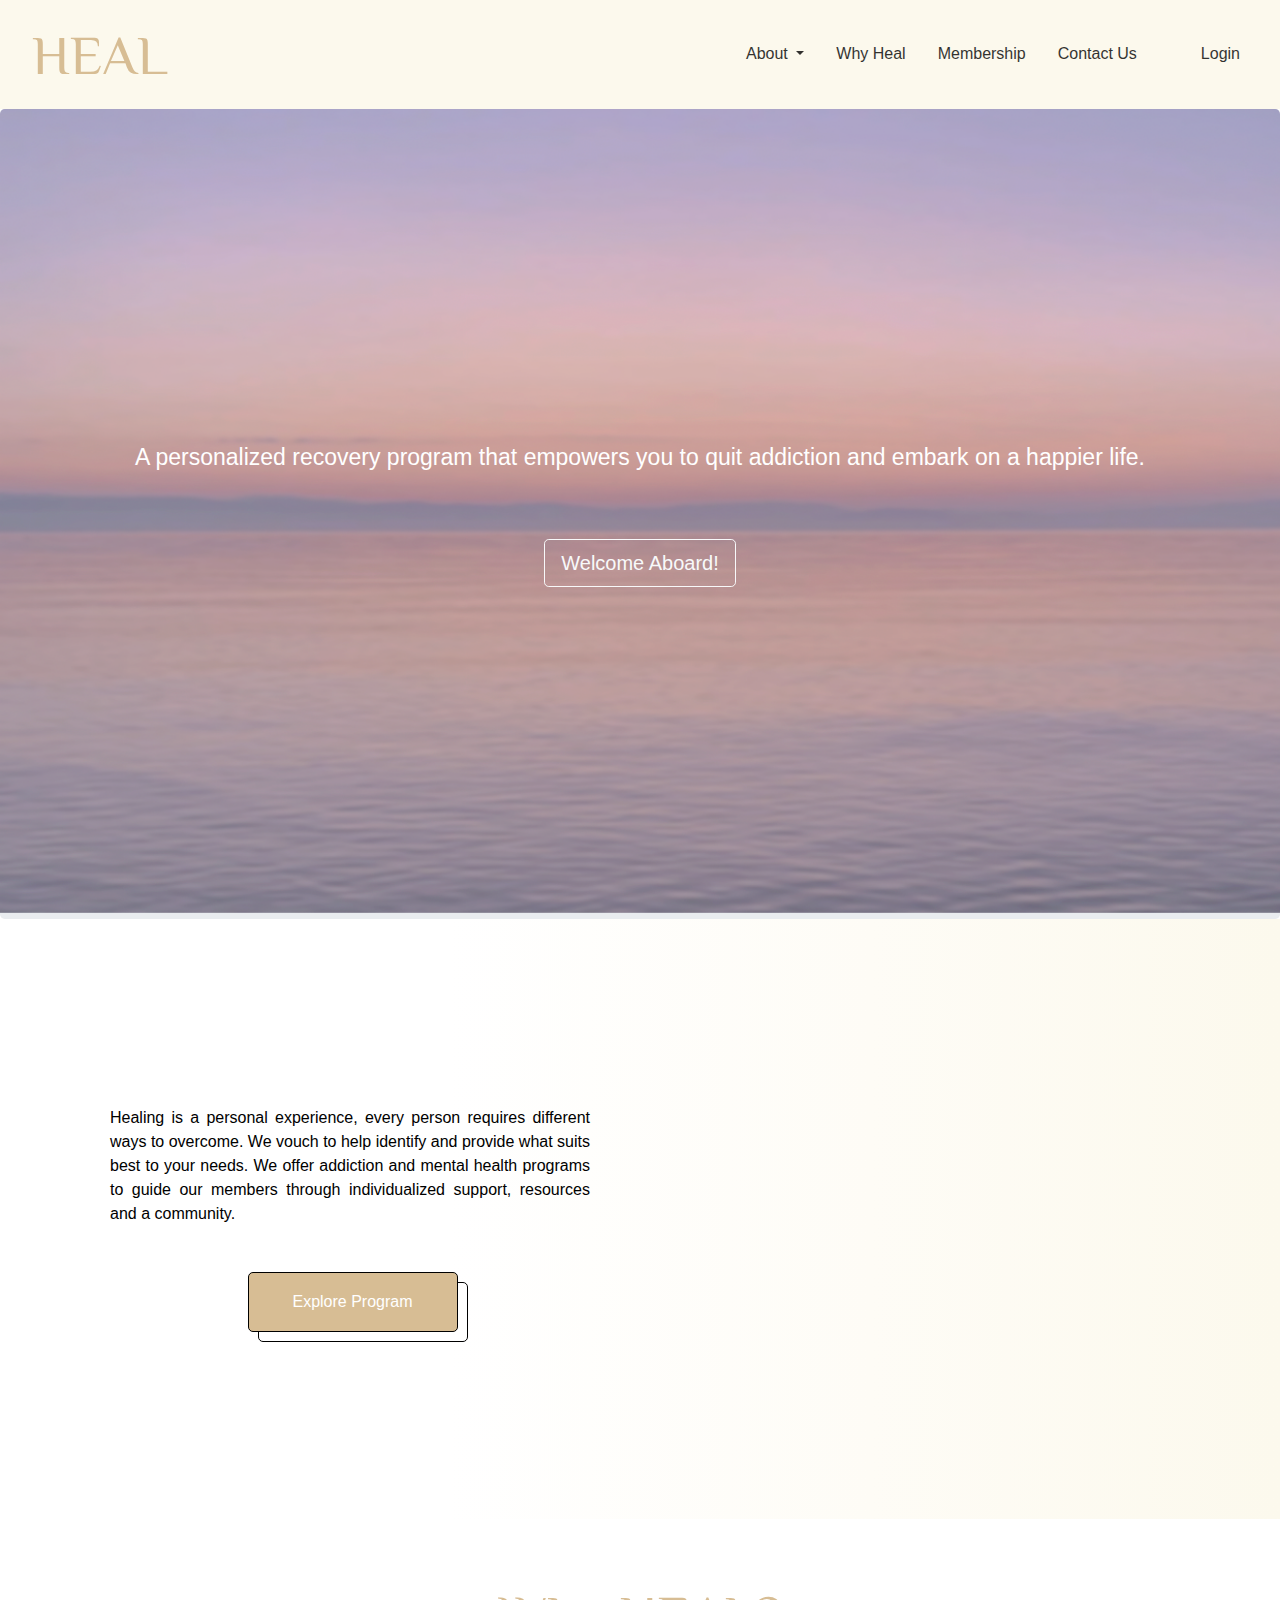
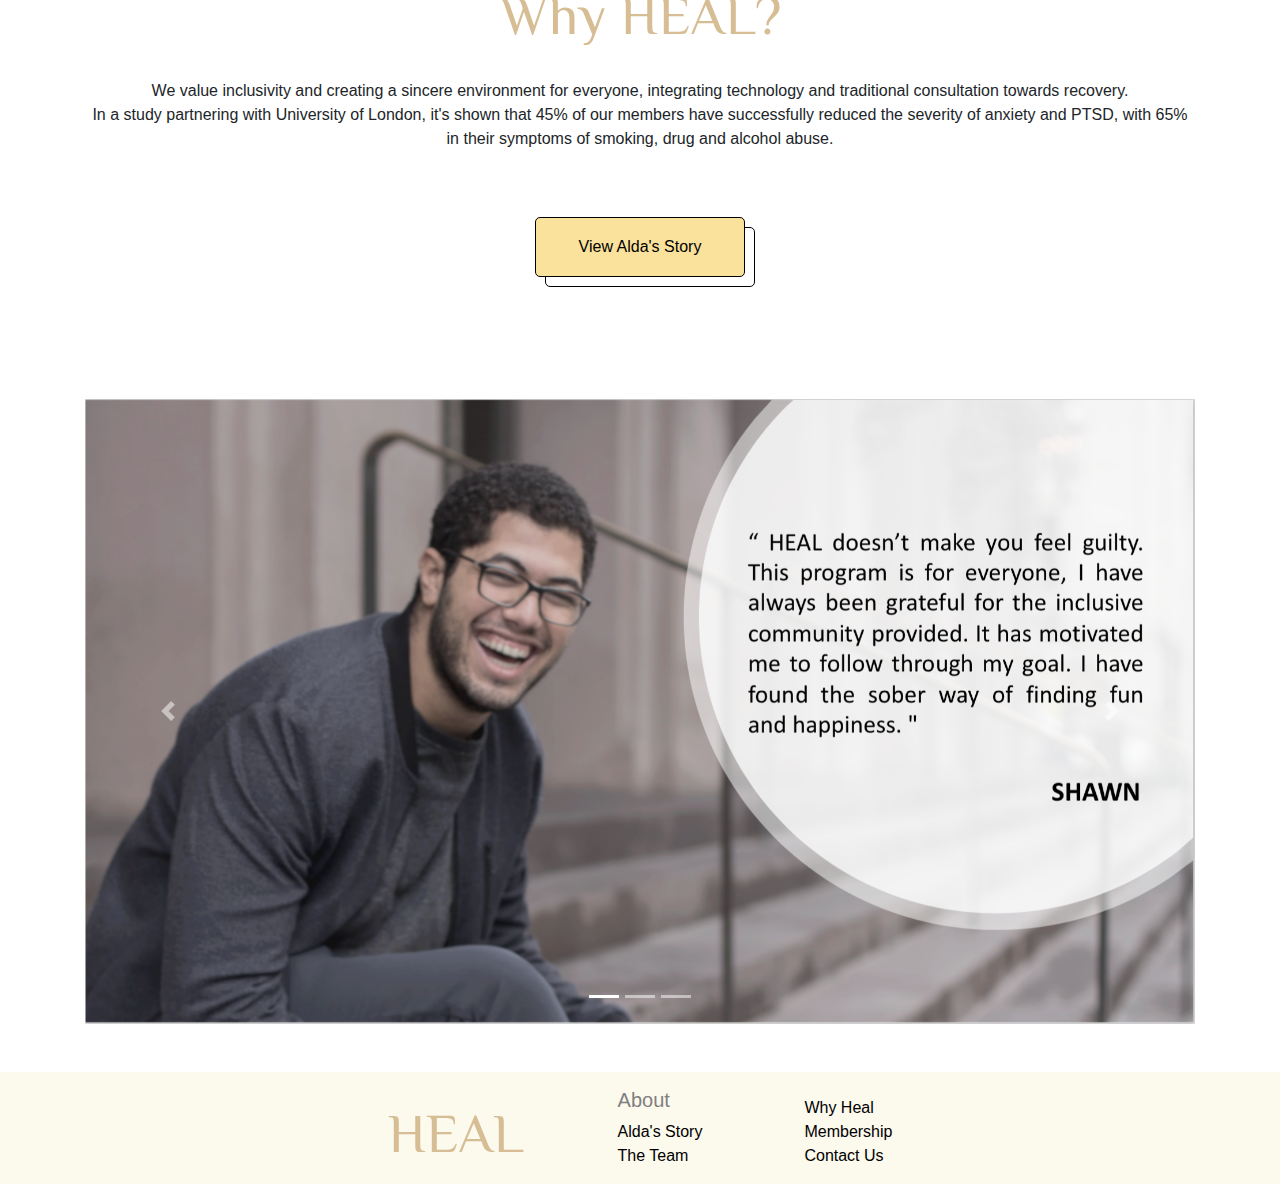
<file: index.html>
<!doctype html>
<html lang="en">
  <head>
    <!-- Required meta tags -->
    <meta charset="utf-8">
    <meta name="viewport" content="width=device-width, initial-scale=1, shrink-to-fit=no">

    <!-- Bootstrap CSS -->
    <link rel="stylesheet" href="https://stackpath.bootstrapcdn.com/bootstrap/4.5.2/css/bootstrap.min.css" integrity="sha384-JcKb8q3iqJ61gNV9KGb8thSsNjpSL0n8PARn9HuZOnIxN0hoP+VmmDGMN5t9UJ0Z" crossorigin="anonymous">

    <!-- Personal CSS-->
    <link rel="stylesheet" href="./frontpage.css" type="text/css">
    <link href="https://fonts.googleapis.com/css2?family=ZCOOL+XiaoWei&display=swap" rel="stylesheet">
    <link href="https://stackpath.bootstrapcdn.com/font-awesome/4.7.0/css/font-awesome.min.css">
    <title> HEAL </title>
  </head>
  <body>

    <nav class="navbar navbar-expand-lg navbar-light">
        <a class="navbar-brand ml-lg-3" href="./index.html"> HEAL </a> 
        <button class="navbar-toggler" type="button" data-toggle="collapse" data-target="#navbarNavDropdown" aria-controls="navbarNavDropdown" aria-expanded="false" aria-label="Toggle navigation">
          <span class="navbar-toggler-icon"></span>
        </button>
        
        <div class="collapse navbar-collapse" id="navbarNavDropdown"  >
          <ul class="navbar-nav ml-auto">
            <li class="nav-item dropdown ml-auto">
                <a class="nav-link dropdown-toggle mr-lg-3" href="#" id="navbarDropdownMenuLink" role="button" data-toggle="dropdown" aria-haspopup="true" aria-expanded="false">
                  About
                </a>
                <div class="dropdown-menu ml-auto" aria-labelledby="navbarDropdownMenuLink">
                  <a class="dropdown-item" href="./alda_story/aldastory.html">Alda's Story</a>
                  <a class="dropdown-item" href="./the_team/team.html">The Team</a>   
                </div>
                <li class="nav-item ml-auto">
                    <a class="nav-link mr-lg-3" href="./why_heal/whyheal.html">Why Heal</a>
                </li> 
                <li class="nav-item ml-auto">
                    <a class="nav-link mr-lg-3" href="./membership/membership.html"> Membership </a>
                </li>
                <li class="nav-item active ml-auto">
                  <a class="nav-link mr-lg-5" href="./contact_us/contact.html">Contact Us <span class="sr-only">(current)</span></a>
                </li>
                <li class="nav-item active ml-auto">
                    <a class="nav-link mr-lg-3" href="./login/login.html">Login <span class="sr-only">(current)</span></a>
                </li>
            </li>
          </ul>
        </div>
    </nav>

    <section class="section1">
<!--or jumbotron-fluid-->
    <div class="jumbotron jumbotron d-flex align-items-center">
        <div class="container con-1 text-center">
    
          <p class="lead">A personalized recovery program that empowers you to quit addiction and embark on a happier life.</p>
        
          <a class="btn btn-outline-light btn-lg mt-5" href="./why_heal/whyheal.html" role="button"> Welcome Aboard! </a>

        </div>
    </div>
  
    </section>

    <section class="section2 d-flex align-items-center">
      <div class="container con-2 pt-3 mt-3 pt-sm-0 mt-sm-0">
        <div class="row d-flex-sm justify-content-center">
          
          <div class="col-md-6 d-flex justify-content-center align-content-center flex-wrap">
            
            <p class="left-text text-justify"> Healing is a personal experience, every person requires different ways to overcome. 
              We vouch to help identify and provide what suits best to your needs. 
              We offer addiction and mental health programs to guide our members through individualized support, resources and a community. 
            </p>

            <div class="papa-box1">

              <a class="cta1" href="./membership/membership.html"> 
                <div class="box btn-top d-flex justify-content-center"> 
                  Explore Program
                </div>
              </a>

              <div class="box btn-btm">
              </div>  
            </div>          
          </div>

          <div class="col-md-6 col-vid mt-4 p-4 mb-3 pb-3"> 
            <div class="embed-responsive embed-responsive-16by9">
              <iframe class="embed-responsive-item" src="https://www.youtube.com/embed/BnhLB0-0lD8" frameborder="0" allow="accelerometer; autoplay; clipboard-write; encrypted-media; gyroscope; picture-in-picture" allowfullscreen></iframe>
            </div>
          </div>
        </div>
      </div>

    </section>

    <section class="section3 d-flex justify-content-center align-items-center align-content-center">
      <div class="container con-3 text-center d-flex flex-column align-items-center">
        <h2>
          Why HEAL? 
        </h2>
        <br>
        <p class="text-center"> 
          We value inclusivity and creating a sincere environment for everyone, 
          integrating technology and traditional consultation towards recovery.
          <br>
          In a study partnering with University of London, it's shown that 45% of our members 
          have successfully reduced the severity of anxiety and PTSD, with
          65% in their symptoms of smoking, drug and alcohol abuse.
        </p>

        <div class="papa-box2">

          <a class="cta2" href="./alda_story/aldastory.html"> 
            <div class="box btn-top2 d-flex justify-content-center"> 
              View Alda's Story
            </div>
          </a>

          <div class="box btn-btm2">
          </div>  
        </div>          
 
      </div>
    </section>

    <secion class="section4">
      <div class="container con-4">
      <div id="carouselExampleIndicators" class="carousel slide" data-ride="carousel">
        <ol class="carousel-indicators">
          <li data-target="#carouselExampleIndicators" data-slide-to="0" class="active"></li>
          <li data-target="#carouselExampleIndicators" data-slide-to="1"></li>
          <li data-target="#carouselExampleIndicators" data-slide-to="2"></li>
        </ol>
        <div class="carousel-inner">
          <div class="carousel-item active">
            <img src="./images/shawn.png" class="d-block w-100" alt="first-slide">
          </div>
          <div class="carousel-item">
            <img src="./images/alfinna.png" class="d-block w-100" alt="second-slide">
          </div>
          <div class="carousel-item">
            <img src="./images/audrey.png" class="d-block w-100" alt="third-slide">
          </div>
        </div>
        <a class="carousel-control-prev" href="#carouselExampleIndicators" role="button" data-slide="prev">
          <span class="carousel-control-prev-icon" aria-hidden="true"></span>
          <span class="sr-only">Previous</span>
        </a>
        <a class="carousel-control-next" href="#carouselExampleIndicators" role="button" data-slide="next">
          <span class="carousel-control-next-icon" aria-hidden="true"></span>
          <span class="sr-only">Next</span>
        </a>
      </div>
      </div>
    </secion>

  
    <div class="footer mt-5 d-flex d-sm-none justify-content-center pt-3">
      
      <div class="row">
       
         <div class="col-auto d-flex align-items-center mr-2">
           <a href="./index.html"> <h1>HEAL</h1> </a>
          </div>
         
          <div class="col-auto">
             <h5>About</h5>
               <ul class="list-unstyled">
                   <li>
                      <a class="footer-link" href="./alda_story/aldastory.html">
                         Alda's Story
                      </a>
                   </li>
                   <li>
                      <a class="footer-link" href="./the_team/team.html">
                         The Team 
                      </a>
                   </li>
               </ul>
          </div>
               
           <div class="col-auto">
             <ul class="list-unstyled">
               <li class="links mt-2">
                 <a class="footer-link" href="./why_heal/whyheal.html">
                   Why Heal
                 </a>
               </li>
               <li>
                 <a class="footer-link" href="./membership/membership.html">
                   Membership
                 </a>
               </li>
               <li>
                 <a class="footer-link" href="./contact_us/contact.html">
                   Contact Us
                 </a>
               </li>
             </ul> 
           </div>

       </div>
      </div>

      <div class="footer mt-5 d-sm-flex d-none justify-content-center pt-3">
     
       <div class="row">
        
          <div class="col-auto d-flex align-items-center mr-5">
            <a href="./index.html"> <h1>HEAL</h1> </a>
           </div>
          
           <div class="col-auto mr-5 ml-3">
              <h5>About</h5>
                <ul class="list-unstyled">
                    <li>
                       <a class="footer-link" href="./alda_story/aldastory.html">
                          Alda's Story
                       </a>
                    </li>
                    <li>
                       <a class="footer-link" href="./the_team/team.html">
                          The Team 
                       </a>
                    </li>
                </ul>
           </div>
                
            <div class="col-auto ml-4">
              <ul class="list-unstyled">
                <li class="links mt-2">
                  <a class="footer-link" href="./why_heal/whyheal.html">
                    Why Heal
                  </a>
                </li>
                <li>
                  <a class="footer-link" href="./membership/membership.html">
                    Membership
                  </a>
                </li>
                <li>
                  <a class="footer-link" href="./contact_us/contact.html">
                    Contact Us
                  </a>
                </li>
              </ul> 
            </div>
               
         </div>
        </div>

    <!-- Optional JavaScript -->
    <!-- jQuery first, then Popper.js, then Bootstrap JS -->
    <script src="https://code.jquery.com/jquery-3.5.1.slim.min.js" integrity="sha384-DfXdz2htPH0lsSSs5nCTpuj/zy4C+OGpamoFVy38MVBnE+IbbVYUew+OrCXaRkfj" crossorigin="anonymous"></script>
    <script src="https://cdn.jsdelivr.net/npm/popper.js@1.16.1/dist/umd/popper.min.js" integrity="sha384-9/reFTGAW83EW2RDu2S0VKaIzap3H66lZH81PoYlFhbGU+6BZp6G7niu735Sk7lN" crossorigin="anonymous"></script>
    <script src="https://stackpath.bootstrapcdn.com/bootstrap/4.5.2/js/bootstrap.min.js" integrity="sha384-B4gt1jrGC7Jh4AgTPSdUtOBvfO8shuf57BaghqFfPlYxofvL8/KUEfYiJOMMV+rV" crossorigin="anonymous"></script>
  </body>
</html>
</file>
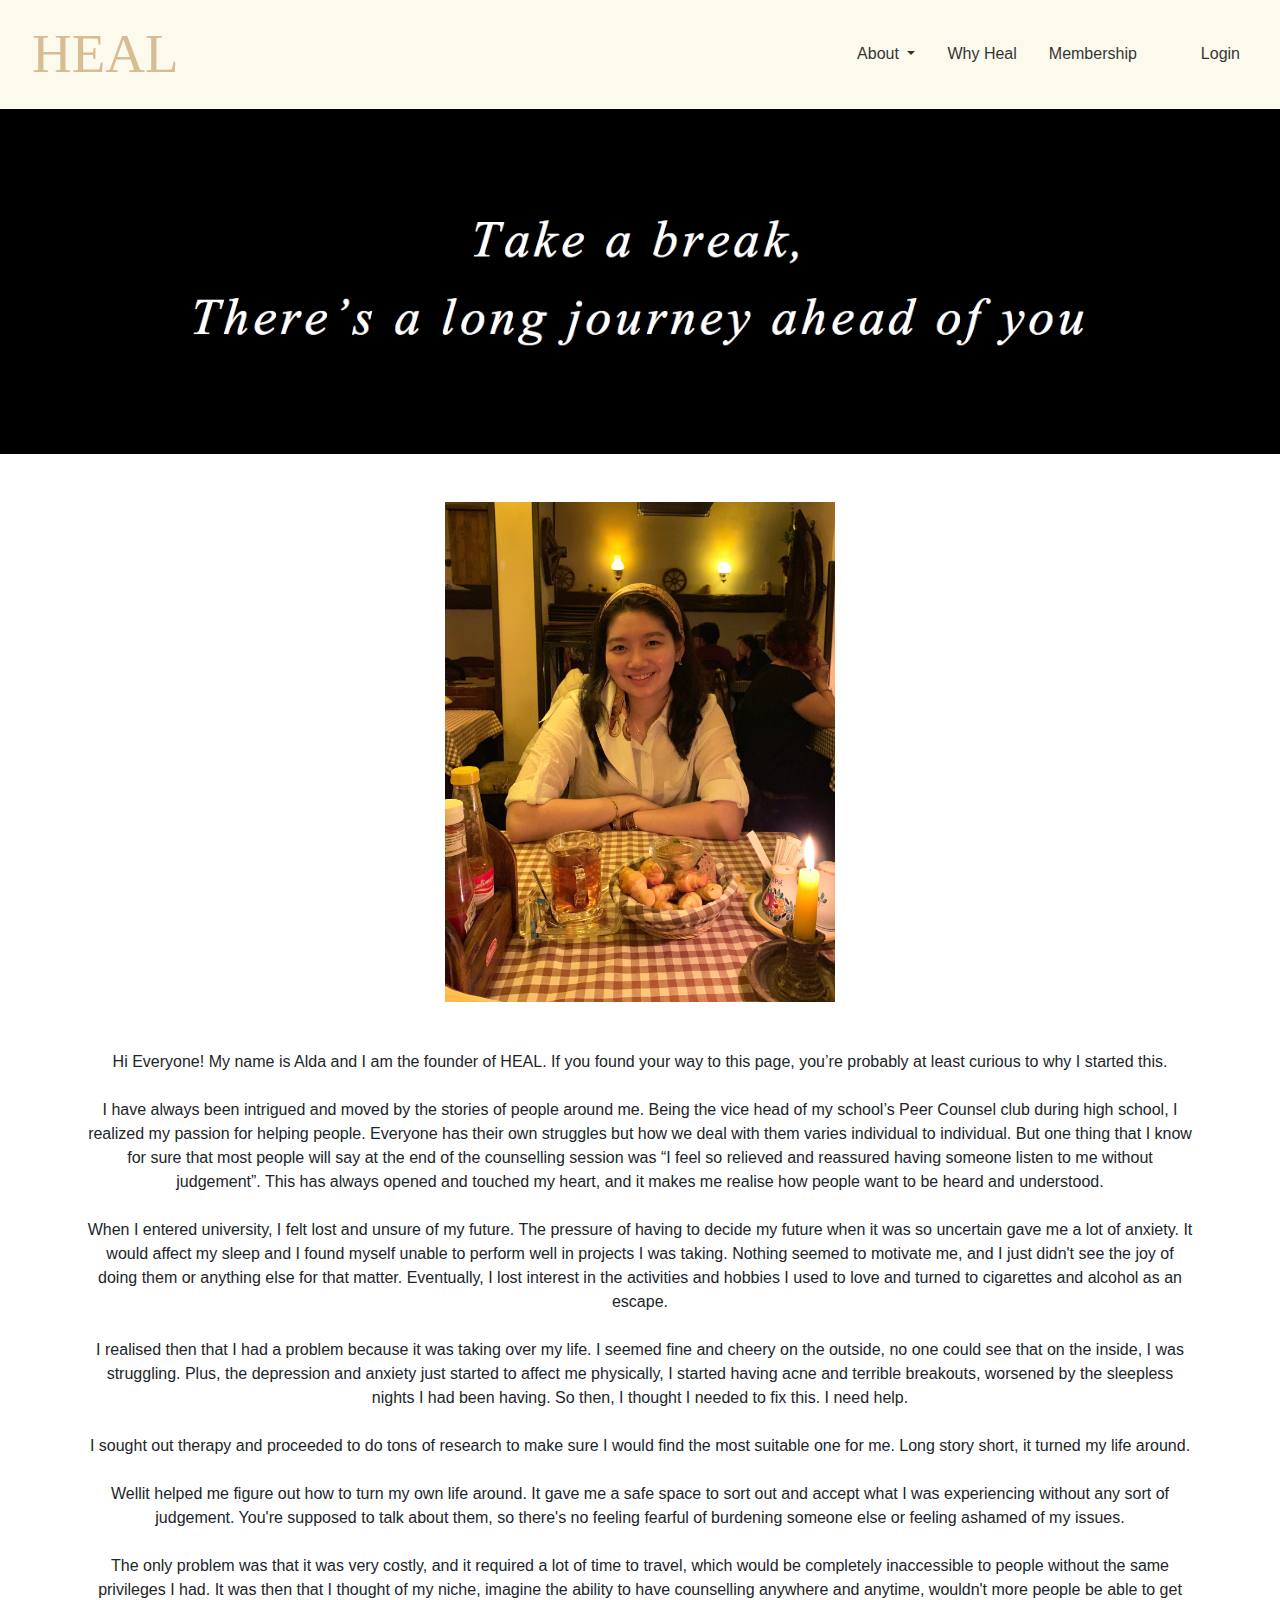
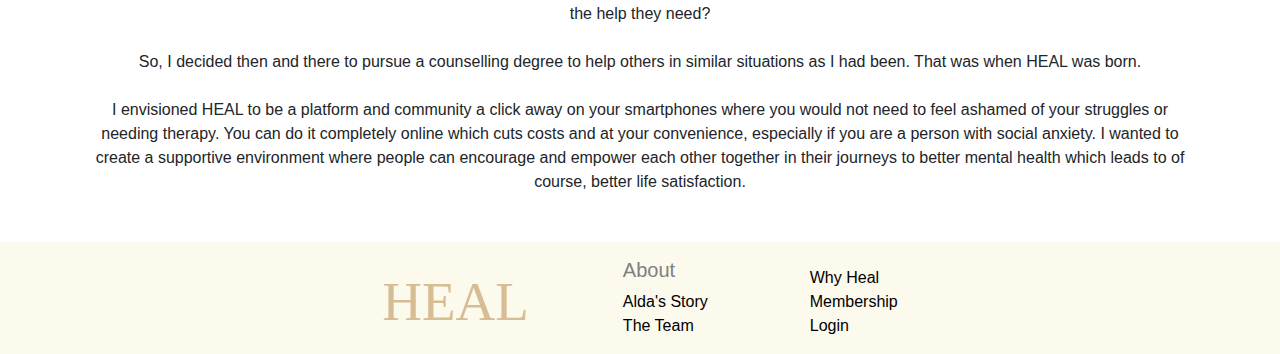
<file: aldastory.html>
<!doctype html>
<html lang="en">
  <head>
    <!-- Required meta tags -->
    <meta charset="utf-8">
    <meta name="viewport" content="width=device-width, initial-scale=1, shrink-to-fit=no">

    <!-- Bootstrap CSS -->
    <link rel="stylesheet" href="https://stackpath.bootstrapcdn.com/bootstrap/4.5.2/css/bootstrap.min.css" integrity="sha384-JcKb8q3iqJ61gNV9KGb8thSsNjpSL0n8PARn9HuZOnIxN0hoP+VmmDGMN5t9UJ0Z" crossorigin="anonymous">

    <!-- Personal CSS -->
    <link rel="stylesheet" href="aldastory.css" type="text/css">

    <title> HEAL </title>
  </head>
  <body>

    <nav class="navbar navbar-expand-lg navbar-light">
      <a class="navbar-brand ml-lg-3" href="index.html"> HEAL </a> 
      <button class="navbar-toggler" type="button" data-toggle="collapse" data-target="#navbarNavDropdown" aria-controls="navbarNavDropdown" aria-expanded="false" aria-label="Toggle navigation">
        <span class="navbar-toggler-icon"></span>
      </button>
      
      <div class="collapse navbar-collapse" id="navbarNavDropdown"  >
        <ul class="navbar-nav ml-auto">
          <li class="nav-item dropdown ml-auto">
              <a class="nav-link dropdown-toggle mr-lg-3" href="#" id="navbarDropdownMenuLink" role="button" data-toggle="dropdown" aria-haspopup="true" aria-expanded="false">
                About
              </a>
              <div class="dropdown-menu ml-auto" aria-labelledby="navbarDropdownMenuLink">
                <a class="dropdown-item" href="aldastory.html">Alda's Story</a>
                <a class="dropdown-item" href="team.html">The Team</a>   
              </div>
              <li class="nav-item ml-auto">
                  <a class="nav-link mr-lg-3" href="whyheal.html">Why Heal</a>
              </li> 
              <li class="nav-item ml-auto">
                  <a class="nav-link mr-lg-5" href="membership.html"> Membership </a>
              </li>
              <li class="nav-item active ml-auto">
                  <a class="nav-link mr-lg-3" href="login.html">Login <span class="sr-only">(current)</span></a>
              </li>
          </li>
        </ul>
      </div>
    </nav>

    
        <section class="section1">

            <img src="./images/quote.png" class="img-fluid" alt="Responsive image">

        </section>
    
    <div class="container">
        
        <section class="section2"> 
                
                <div class="my-image my-5 mx-4 d-flex justify-content-center">
                    <img src="./images/aldas.JPG" class="img-fluid" alt="Responsive image">
                </div>
                
                <p class="my-story text-center mx-5 mx-sm-0">
                Hi Everyone! My name is Alda and I am the founder of HEAL. 
                If you found your way to this page, you’re probably at least curious to why I started this. <br> <br>

                I have always been intrigued and moved by the stories of people around me. 
                Being the vice head of my school’s Peer Counsel club during high school, I realized my passion for helping people. 
                Everyone has their own struggles but how we deal with them varies individual to individual. 
                But one thing that I know for sure that most people will say at the end of the counselling session was 
                “I feel so relieved and reassured having someone listen to me without judgement”. 
                This has always opened and touched my heart, and it makes me realise how people want to be heard and understood. <br><br>

                When I entered university, I felt lost and unsure of my future. 
                The pressure of having to decide my future when it was so uncertain gave me a lot of anxiety. 
                It would affect my sleep and I found myself unable to perform well in projects I was taking. 
                Nothing seemed to motivate me, and I just didn't see the joy of doing them or anything else for that matter. 
                Eventually, I lost interest in the activities and hobbies I used to love and turned to cigarettes and alcohol as an escape. <br><br>
                
                I realised then that I had a problem because it was taking over my life. 
                I seemed fine and cheery on the outside, no one could see that on the inside, I was struggling.
                Plus, the depression and anxiety just started to affect me physically, 
                I started having acne and terrible breakouts, worsened by the sleepless nights I had been having.
                So then, I thought I needed to fix this. I need help. <br><br>

                I sought out therapy and proceeded to do tons of research to make sure I would find the most suitable one for me. 
                Long story short, it turned my life around. <br><br>
                
                Wellit helped me figure out how to turn my own life around.
                It gave me a safe space to sort out and accept what I was experiencing without any sort of judgement. 
                You're supposed to talk about them, so there's no feeling fearful of burdening someone else or feeling ashamed of my issues.
                
                <br><br> The only problem was that it was very costly, and it required a lot of time to travel, 
                which would be completely inaccessible to people without the same privileges I had.
                It was then that I thought of my niche, imagine the ability to have counselling anywhere and anytime, 
                wouldn't more people be able to get the help they need? <br> <br>

                So, I decided then and there to pursue a counselling degree to help others in similar situations as I had been. 
                That was when HEAL was born. <br><br>
                
                I envisioned HEAL to be a platform and community a click away on your smartphones 
                where you would not need to feel ashamed of your struggles or needing therapy. 
                You can do it completely online which cuts costs and at your convenience, especially if you are a person with social anxiety. 
                I wanted to create a supportive environment where people can encourage and 
                empower each other together in their journeys to better mental health which leads to of course, better life satisfaction.

                </p>
        </section>
    </div>

    <div class="footer mt-5 d-flex d-sm-none justify-content-center pt-3">
      
      <div class="row">
       
         <div class="col-auto d-flex align-items-center mr-1">
           <a href="index.html"> <h1>HEAL</h1> </a>
          </div>
         
          <div class="col-auto">
             <h5>About</h5>
               <ul class="list-unstyled">
                   <li>
                      <a class="footer-link" href="aldastory.html">
                         Alda's Story
                      </a>
                   </li>
                   <li>
                      <a class="footer-link" href="team.html">
                         The Team 
                      </a>
                   </li>
               </ul>
          </div>
               
           <div class="col-auto">
             <ul class="list-unstyled">
               <li class="links mt-2">
                 <a class="footer-link" href="whyheal.html">
                   Why Heal
                 </a>
               </li>
               <li>
                 <a class="footer-link" href="membership.html">
                   Membership
                 </a>
               </li>
               <li>
                 <a class="footer-link" href="login.html">
                   Login
                 </a>
               </li>
             </ul> 
           </div>

       </div>
      </div>

      <div class="footer mt-5 d-sm-flex d-none justify-content-center pt-3">
     
       <div class="row">
        
          <div class="col-auto d-flex align-items-center mr-5">
            <a href="index.html"> <h1>HEAL</h1> </a>
           </div>
          
           <div class="col-auto mr-5 ml-3">
              <h5>About</h5>
                <ul class="list-unstyled">
                    <li>
                       <a class="footer-link" href="aldastory.html">
                          Alda's Story
                       </a>
                    </li>
                    <li>
                       <a class="footer-link" href="team.html">
                          The Team 
                       </a>
                    </li>
                </ul>
           </div>
                
            <div class="col-auto ml-4">
              <ul class="list-unstyled">
                <li class="links mt-2">
                  <a class="footer-link" href="whyheal.html">
                    Why Heal
                  </a>
                </li>
                <li>
                  <a class="footer-link" href="membership.html">
                    Membership
                  </a>
                </li>
                <li>
                  <a class="footer-link" href="login.html">
                    Login
                  </a>
                </li>
              </ul> 
            </div>
              
        </div>
       </div>

    <!-- Optional JavaScript -->
    <!-- jQuery first, then Popper.js, then Bootstrap JS -->
    <script src="https://code.jquery.com/jquery-3.5.1.slim.min.js" integrity="sha384-DfXdz2htPH0lsSSs5nCTpuj/zy4C+OGpamoFVy38MVBnE+IbbVYUew+OrCXaRkfj" crossorigin="anonymous"></script>
    <script src="https://cdn.jsdelivr.net/npm/popper.js@1.16.1/dist/umd/popper.min.js" integrity="sha384-9/reFTGAW83EW2RDu2S0VKaIzap3H66lZH81PoYlFhbGU+6BZp6G7niu735Sk7lN" crossorigin="anonymous"></script>
    <script src="https://stackpath.bootstrapcdn.com/bootstrap/4.5.2/js/bootstrap.min.js" integrity="sha384-B4gt1jrGC7Jh4AgTPSdUtOBvfO8shuf57BaghqFfPlYxofvL8/KUEfYiJOMMV+rV" crossorigin="anonymous"></script>
  </body>
</html>
</file>
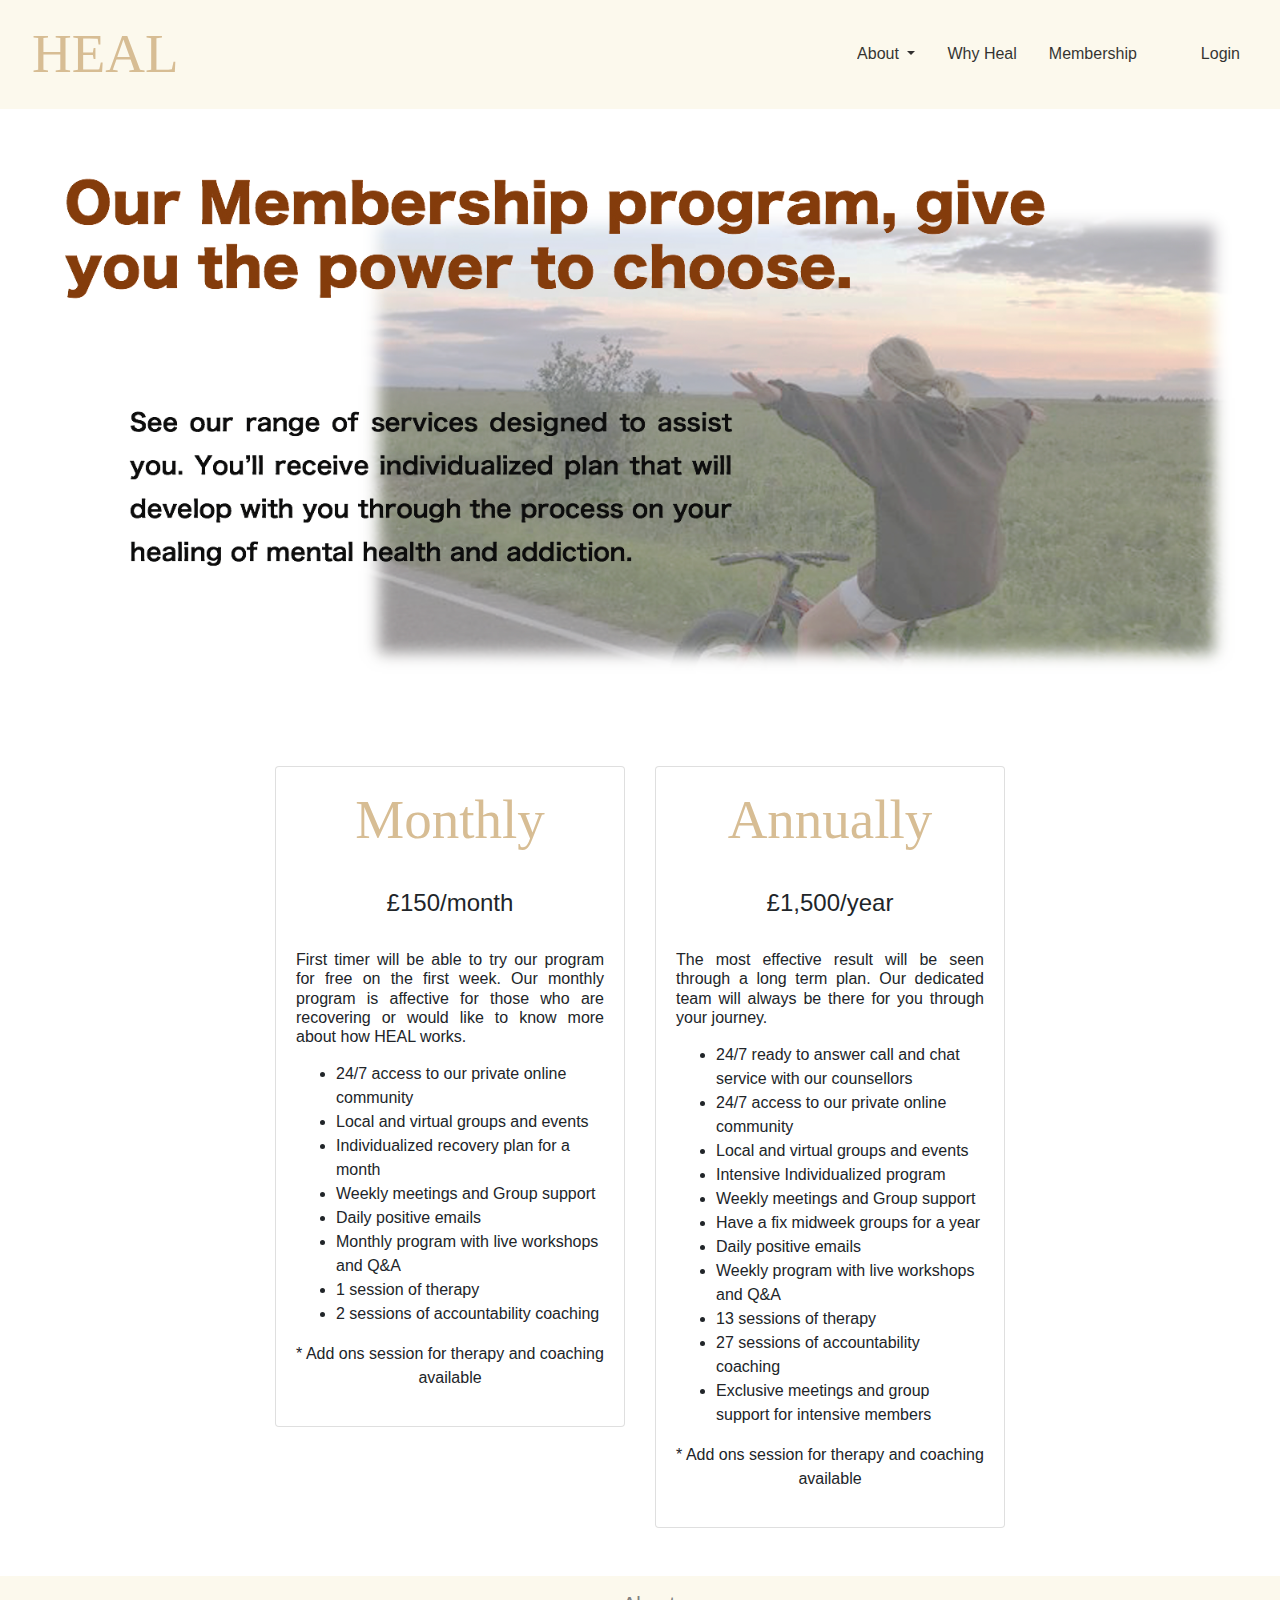
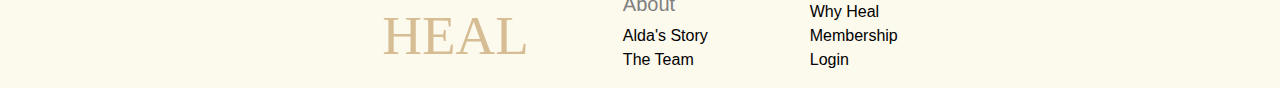
<file: membership.html>
<!doctype html>
<html lang="en">
  <head>
    <!-- Required meta tags -->
    <meta charset="utf-8">
    <meta name="viewport" content="width=device-width, initial-scale=1, shrink-to-fit=no">

    <!-- Bootstrap CSS -->
    <link rel="stylesheet" href="https://stackpath.bootstrapcdn.com/bootstrap/4.3.1/css/bootstrap.min.css" integrity="sha384-ggOyR0iXCbMQv3Xipma34MD+dH/1fQ784/j6cY/iJTQUOhcWr7x9JvoRxT2MZw1T" crossorigin="anonymous">

    <!-- Personal CSS -->
    <link rel="stylesheet" href="membership.css" type="text/css">

    <title> HEAL </title>
  </head>
  <body>
    
    <nav class="navbar navbar-expand-lg navbar-light">
      <a class="navbar-brand ml-lg-3" href="index.html"> HEAL </a> 
      <button class="navbar-toggler" type="button" data-toggle="collapse" data-target="#navbarNavDropdown" aria-controls="navbarNavDropdown" aria-expanded="false" aria-label="Toggle navigation">
        <span class="navbar-toggler-icon"></span>
      </button>
      
      <div class="collapse navbar-collapse" id="navbarNavDropdown"  >
        <ul class="navbar-nav ml-auto">
          <li class="nav-item dropdown ml-auto">
              <a class="nav-link dropdown-toggle mr-lg-3" href="#" id="navbarDropdownMenuLink" role="button" data-toggle="dropdown" aria-haspopup="true" aria-expanded="false">
                About
              </a>
              <div class="dropdown-menu ml-auto" aria-labelledby="navbarDropdownMenuLink">
                <a class="dropdown-item" href="aldastory.html">Alda's Story</a>
                <a class="dropdown-item" href="team.html">The Team</a>   
              </div>
              <li class="nav-item ml-auto">
                  <a class="nav-link mr-lg-3" href="whyheal.html">Why Heal</a>
              </li> 
              <li class="nav-item ml-auto">
                  <a class="nav-link mr-lg-5" href="membership.html"> Membership </a>
              </li>
              <li class="nav-item active ml-auto">
                  <a class="nav-link mr-lg-3" href="login.html">Login <span class="sr-only">(current)</span></a>
              </li>
          </li>
        </ul>
      </div>
    </nav>

    <section class ="section1">
        <img src="./images/membership.png" class="img-fluid" alt="Responsive image">   
    </section>

    
    <div class="container">
        <section class= "section2">

          <div class="row d-flex justify-content-center">
            <div class="col-md-4">
              <div class="card">
                <div class="card-body">
                  <h1 class="card-title text-center"> Monthly </h1> <br> 
                  <h4 class="price-text text-center"> £150/month </h4> <br>
                  <h6 class="about-text text-justify"> First timer will be able to try our program for free on the first week.
                      Our monthly program is affective for those who are recovering or would like to know more about how HEAL works. 
                  </h6>
                  <p class="card-text">
                      <ul>
                          <li> 24/7 access to our private online community </li>
                          <li> Local and virtual groups and events </li>
                          <li> Individualized recovery plan for a month </li>
                          <li> Weekly meetings and Group support </li>
                          <li> Daily positive emails </li>
                          <li> Monthly program with live workshops and Q&A </li>
                          <li> 1 session of therapy </li>
                          <li> 2 sessions of accountability coaching </li>
                      </ul>
                  </p>
                  <p class="final-text text-center"> * Add ons session for therapy and coaching available </p>
                </div>
              </div>
            </div>

            <div class="col-md-4">
              <div class="card">
                <div class="card-body">
                  <h1 class="card-title text-center"> Annually </h1> <br>
                  <h4 class="price-text text-center"> £1,500/year  </h4> <br>
                  <h6 class="about-text text-justify"> The most effective result will be seen through a long term plan. 
                      Our dedicated team will always be there for you through your journey. </h6>
                  <p class="card-text"> 
                    <ul>
                        <li> 24/7 ready to answer call and chat service with our counsellors </li>
                        <li> 24/7 access to our private online community </li>
                        <li> Local and virtual groups and events </li>
                        <li> Intensive Individualized program </li>
                        <li> Weekly meetings and Group support </li>
                        <li> Have a fix midweek groups for a year </li>
                        <li> Daily positive emails </li>
                        <li> Weekly program with live workshops and Q&A </li>
                        <li> 13 sessions of therapy </li>
                        <li> 27 sessions of accountability coaching </li>
                        <li> Exclusive meetings and group support for intensive members </li>
                    </ul>
                  </p>
                  <p class="final-text text-center"> * Add ons session for therapy and coaching available </p>
                </div>
              </div>
            </div>
          </div>

        </section>     
    </div>

    <div class="footer mt-5 d-flex d-sm-none justify-content-center pt-3">
      
      <div class="row">
       
         <div class="col-auto d-flex align-items-center mr-1">
           <a href="index.html"> <h1>HEAL</h1> </a>
          </div>
         
          <div class="col-auto">
             <h5>About</h5>
               <ul class="list-unstyled">
                   <li>
                      <a class="footer-link" href="aldastory.html">
                         Alda's Story
                      </a>
                   </li>
                   <li>
                      <a class="footer-link" href="team.html">
                         The Team 
                      </a>
                   </li>
               </ul>
          </div>
               
           <div class="col-auto">
             <ul class="list-unstyled">
               <li class="links mt-2">
                 <a class="footer-link" href="whyheal.html">
                   Why Heal
                 </a>
               </li>
               <li>
                 <a class="footer-link" href="membership.html">
                   Membership
                 </a>
               </li>
               <li>
                 <a class="footer-link" href="login.html">
                   Login
                 </a>
               </li>
             </ul> 
           </div>

       </div>
      </div>

      <div class="footer mt-5 d-sm-flex d-none justify-content-center pt-3">
     
       <div class="row">
        
          <div class="col-auto d-flex align-items-center mr-5">
            <a href="index.html"> <h1>HEAL</h1> </a>
           </div>
          
           <div class="col-auto mr-5 ml-3">
              <h5>About</h5>
                <ul class="list-unstyled">
                    <li>
                       <a class="footer-link" href="aldastory.html">
                          Alda's Story
                       </a>
                    </li>
                    <li>
                       <a class="footer-link" href="team.html">
                          The Team 
                       </a>
                    </li>
                </ul>
           </div>
                
            <div class="col-auto ml-4">
              <ul class="list-unstyled">
                <li class="links mt-2">
                  <a class="footer-link" href="whyheal.html">
                    Why Heal
                  </a>
                </li>
                <li>
                  <a class="footer-link" href="membership.html">
                    Membership
                  </a>
                </li>
                <li>
                  <a class="footer-link" href="login.html">
                    Login
                  </a>
                </li>
              </ul> 
            </div>
              
        </div>
       </div>

    <!-- Optional JavaScript -->
    <!-- jQuery first, then Popper.js, then Bootstrap JS -->
    <script src="https://code.jquery.com/jquery-3.3.1.slim.min.js" integrity="sha384-q8i/X+965DzO0rT7abK41JStQIAqVgRVzpbzo5smXKp4YfRvH+8abtTE1Pi6jizo" crossorigin="anonymous"></script>
    <script src="https://cdnjs.cloudflare.com/ajax/libs/popper.js/1.14.7/umd/popper.min.js" integrity="sha384-UO2eT0CpHqdSJQ6hJty5KVphtPhzWj9WO1clHTMGa3JDZwrnQq4sF86dIHNDz0W1" crossorigin="anonymous"></script>
    <script src="https://stackpath.bootstrapcdn.com/bootstrap/4.3.1/js/bootstrap.min.js" integrity="sha384-JjSmVgyd0p3pXB1rRibZUAYoIIy6OrQ6VrjIEaFf/nJGzIxFDsf4x0xIM+B07jRM" crossorigin="anonymous"></script>
  </body>
</html>
</file>
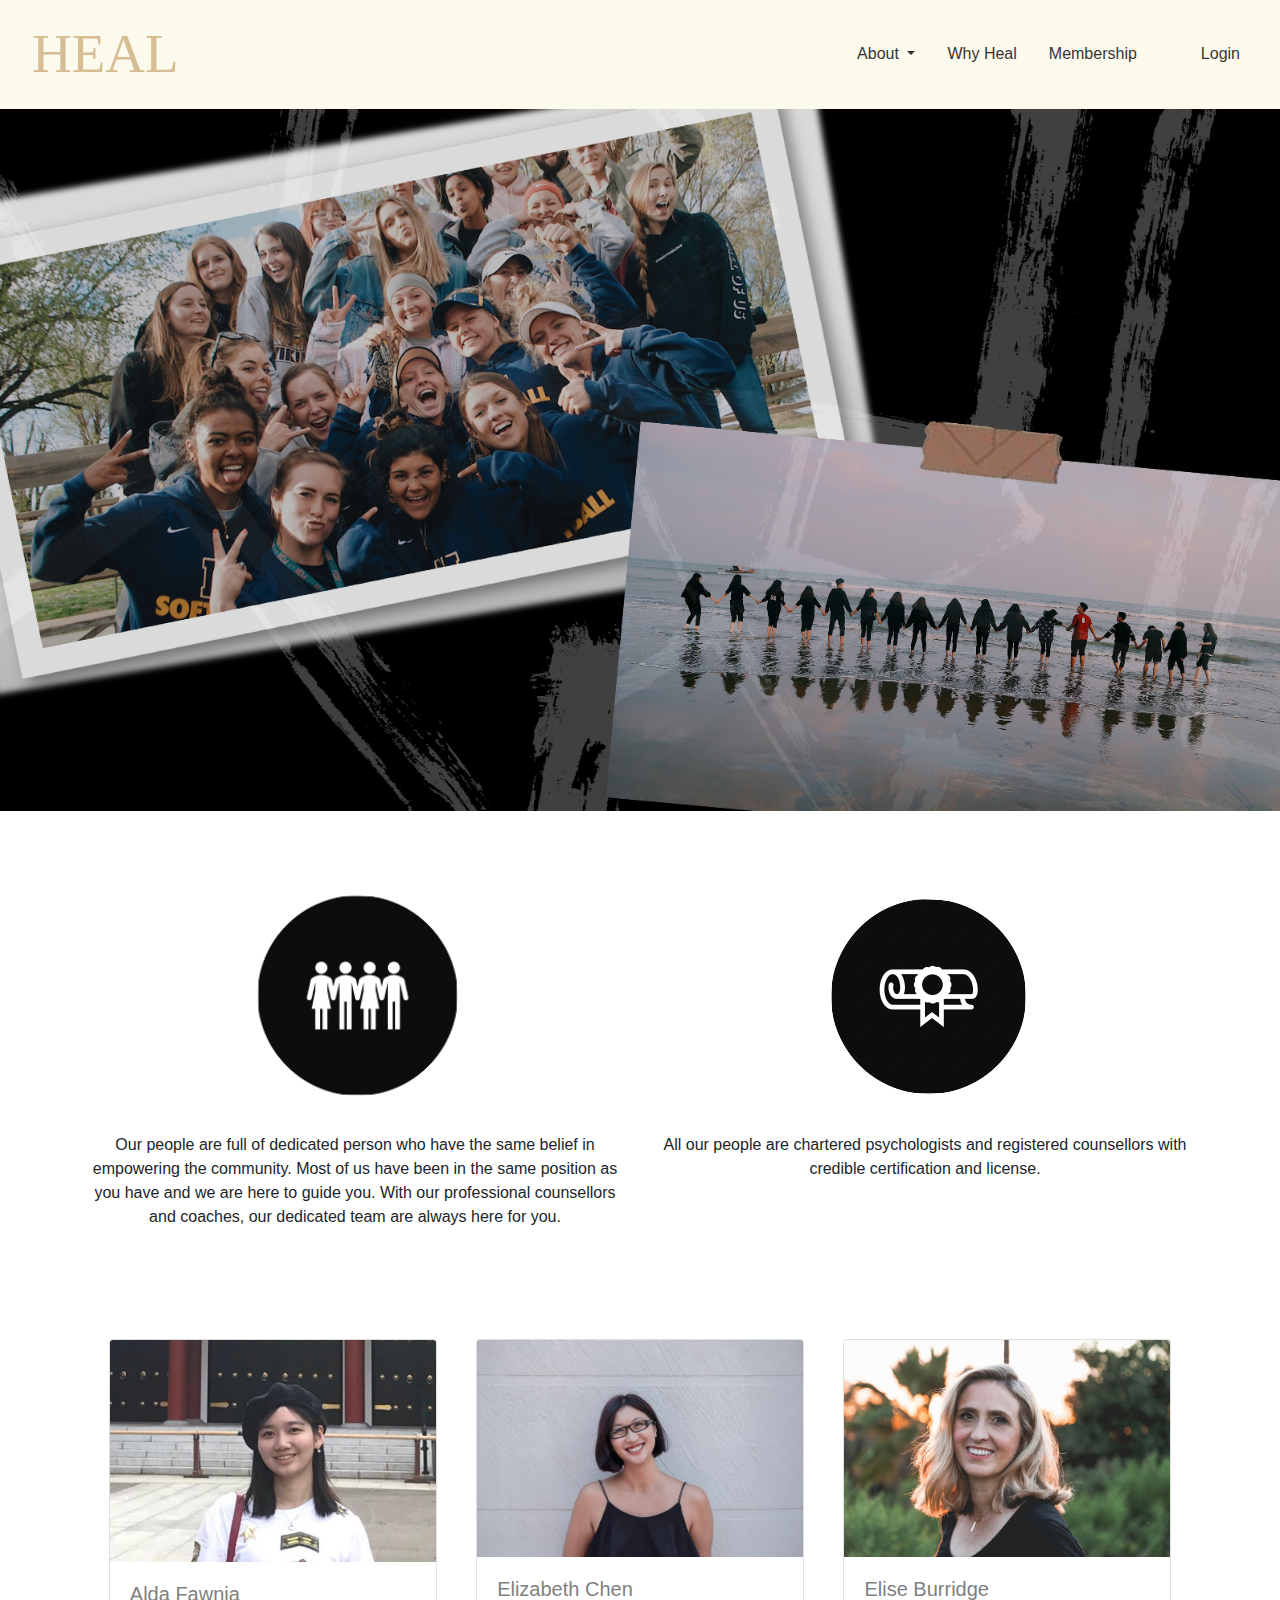
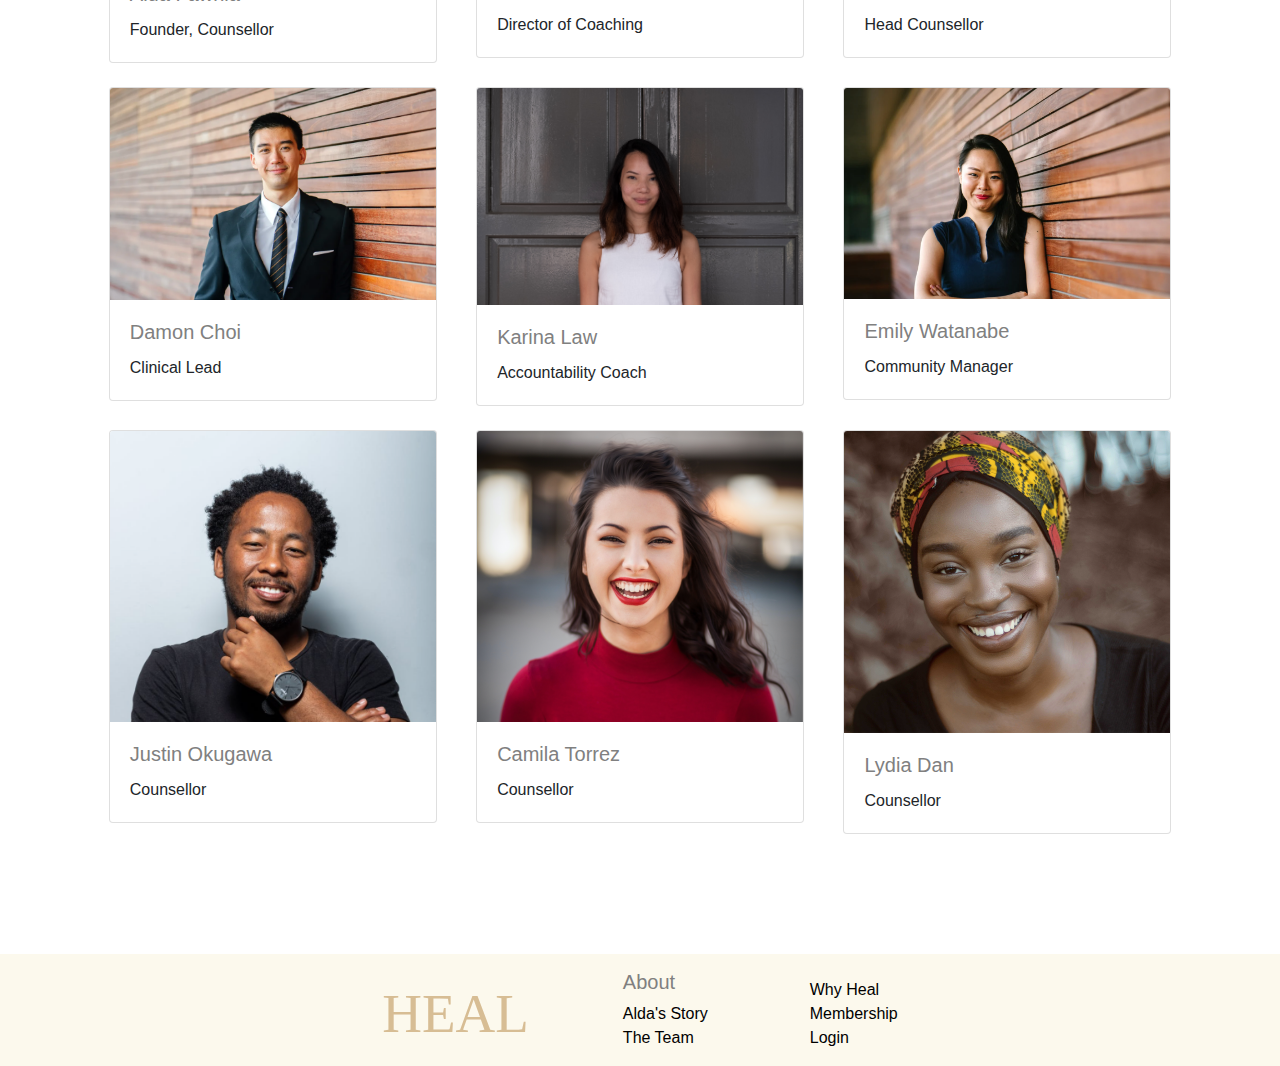
<file: team.html>
<!doctype html>
<html lang="en">
  <head>
    <!-- Required meta tags -->
    <meta charset="utf-8">
    <meta name="viewport" content="width=device-width, initial-scale=1, shrink-to-fit=no">

    <!-- Bootstrap CSS -->
    <link rel="stylesheet" href="https://stackpath.bootstrapcdn.com/bootstrap/4.5.2/css/bootstrap.min.css" integrity="sha384-JcKb8q3iqJ61gNV9KGb8thSsNjpSL0n8PARn9HuZOnIxN0hoP+VmmDGMN5t9UJ0Z" crossorigin="anonymous">

    <!-- Personal CSS -->
    <link rel="stylesheet" href="team.css" type="text/css">

    <title> HEAL </title>
  </head>
  <body>
    
    <nav class="navbar navbar-expand-lg navbar-light">
      <a class="navbar-brand ml-lg-3" href="index.html"> HEAL </a> 
      <button class="navbar-toggler" type="button" data-toggle="collapse" data-target="#navbarNavDropdown" aria-controls="navbarNavDropdown" aria-expanded="false" aria-label="Toggle navigation">
        <span class="navbar-toggler-icon"></span>
      </button>
      
      <div class="collapse navbar-collapse" id="navbarNavDropdown"  >
        <ul class="navbar-nav ml-auto">
          <li class="nav-item dropdown ml-auto">
              <a class="nav-link dropdown-toggle mr-lg-3" href="#" id="navbarDropdownMenuLink" role="button" data-toggle="dropdown" aria-haspopup="true" aria-expanded="false">
                About
              </a>
              <div class="dropdown-menu ml-auto" aria-labelledby="navbarDropdownMenuLink">
                <a class="dropdown-item" href="aldastory.html">Alda's Story</a>
                <a class="dropdown-item" href="team.html">The Team</a>   
              </div>
              <li class="nav-item ml-auto">
                  <a class="nav-link mr-lg-3" href="whyheal.html">Why Heal</a>
              </li> 
              <li class="nav-item ml-auto">
                  <a class="nav-link mr-lg-5" href="membership.html"> Membership </a>
              </li>
              <li class="nav-item active ml-auto">
                  <a class="nav-link mr-lg-3" href="login.html">Login <span class="sr-only">(current)</span></a>
              </li>
          </li>
        </ul>
      </div>
    </nav>

    <section class ="section1">
        <img src="./images/team-pic.png" class="img-fluid" alt="Responsive image">   
    </section>

    <div class="container">

        <section class="section2 d-flex align-items-center">
                <div class="row">
                  <div class="col d-flex justify-content-center my-3 my-sm-4">
                    <img src="./images/symbol-team.png" alt="community symbol" class="img-fluid">
                  </div>
                  <div class="col d-flex justify-content-center my-3 my-sm-4">
                    <img src="./images/symbol-certificate.png" alt="certificate symbol" class="img-fluid certificate-symbol">
                  </div>
                  <div class="w-100"></div>
                  <div class="col text-center">
                    <p> Our people are full of dedicated person who have the same belief in empowering the community. 
                        Most of us have been in the same position as you have and we are here to guide you. 
                        With our professional counsellors and coaches, our dedicated team are always here for you. 
                    </p>
                  </div>
                  <div class="col text-center">
                    <p> All our people are chartered psychologists and registered counsellors with credible certification and license.
                    </p>
                  </div>
                </div>
        </section>

        <section class ="section3 d-flex justify-column flex-wrap justify-content-center">

            <div class="row row-cols-2 row-cols-md-3 my-5 mx-1">

                <div class="col mb-4">
                  <div class="card">
                    <img src="./images/alda-team.png" class="card-img-top" alt="...">
                    <div class="card-body">
                      <h5 class="card-title"> Alda Fawnia </h5>
                      <p class="card-text">Founder, Counsellor</p>
                    </div>
                  </div>
                </div>
                <div class="col mb-4">
                  <div class="card">
                    <img src="./images/elizabeth-chen.jpg" class="card-img-top" alt="...">
                    <div class="card-body">
                      <h5 class="card-title"> Elizabeth Chen </h5>
                      <p class="card-text">Director of Coaching</p>
                    </div>
                  </div>
                </div>
                <div class="col mb-4">
                  <div class="card">
                    <img src="./images/elise-burridge.jpg" class="card-img-top" alt="...">
                    <div class="card-body">
                      <h5 class="card-title"> Elise Burridge </h5>
                      <p class="card-text"> Head Counsellor</p>
                    </div>
                  </div>
                </div>
                <div class="col mb-4">
                  <div class="card">
                    <img src="./images/damon-choi.png" class="card-img-top" alt="...">
                    <div class="card-body">
                      <h5 class="card-title"> Damon Choi </h5>
                      <p class="card-text"> Clinical Lead </p>
                    </div>
                  </div>
                </div>
                <div class="col mb-4">
                    <div class="card">
                      <img src="./images/karina-law.jpg" class="card-img-top" alt="...">
                      <div class="card-body">
                        <h5 class="card-title"> Karina Law </h5>
                        <p class="card-text"> Accountability Coach </p>
                      </div>
                    </div>
                </div>
                <div class="col mb-4">
                    <div class="card">
                      <img src="./images/emily-watanabe.png" class="card-img-top" alt="...">
                      <div class="card-body">
                        <h5 class="card-title"> Emily Watanabe </h5>
                        <p class="card-text"> Community Manager </p>
                      </div>
                    </div>
                </div>
                <div class="col mb-4">
                    <div class="card">
                      <img src="./images/justin-okugawa.png" class="card-img-top" alt="...">
                      <div class="card-body">
                        <h5 class="card-title"> Justin Okugawa </h5>
                        <p class="card-text"> Counsellor </p>
                      </div>
                    </div>
                </div>
                <div class="col mb-4">
                    <div class="card">
                      <img src="./images/camila-torrez.png" class="card-img-top" alt="...">
                      <div class="card-body">
                        <h5 class="card-title"> Camila Torrez </h5>
                        <p class="card-text"> Counsellor </p>
                      </div>
                    </div>
                </div>
                <div class="col mb-4">
                    <div class="card">
                      <img src="./images/lydia-dan.png" class="card-img-top" alt="...">
                      <div class="card-body">
                        <h5 class="card-title"> Lydia Dan </h5>
                        <p class="card-text"> Counsellor </p>
                      </div>
                    </div>
                </div>
              
            </div>
  
        </section>
    </div>

    <div class="footer mt-5 d-flex d-sm-none justify-content-center pt-3">
      
      <div class="row">
       
         <div class="col-auto d-flex align-items-center mr-1">
           <a href="index.html"> <h1>HEAL</h1> </a>
          </div>
         
          <div class="col-auto">
             <h5>About</h5>
               <ul class="list-unstyled">
                   <li>
                      <a class="footer-link" href="aldastory.html">
                         Alda's Story
                      </a>
                   </li>
                   <li>
                      <a class="footer-link" href="team.html">
                         The Team 
                      </a>
                   </li>
               </ul>
          </div>
               
           <div class="col-auto">
             <ul class="list-unstyled">
               <li class="links mt-2">
                 <a class="footer-link" href="whyheal.html">
                   Why Heal
                 </a>
               </li>
               <li>
                 <a class="footer-link" href="membership.html">
                   Membership
                 </a>
               </li>
               <li>
                 <a class="footer-link" href="login.html">
                   Login
                 </a>
               </li>
             </ul> 
           </div>

       </div>
      </div>

      <div class="footer mt-5 d-sm-flex d-none justify-content-center pt-3">
     
       <div class="row">
        
          <div class="col-auto d-flex align-items-center mr-5">
            <a href="index.html"> <h1>HEAL</h1> </a>
           </div>
          
           <div class="col-auto mr-5 ml-3">
              <h5>About</h5>
                <ul class="list-unstyled">
                    <li>
                       <a class="footer-link" href="aldastory.html">
                          Alda's Story
                       </a>
                    </li>
                    <li>
                       <a class="footer-link" href="team.html">
                          The Team 
                       </a>
                    </li>
                </ul>
           </div>
                
            <div class="col-auto ml-4">
              <ul class="list-unstyled">
                <li class="links mt-2">
                  <a class="footer-link" href="whyheal.html">
                    Why Heal
                  </a>
                </li>
                <li>
                  <a class="footer-link" href="membership.html">
                    Membership
                  </a>
                </li>
                <li>
                  <a class="footer-link" href="login.html">
                    Login
                  </a>
                </li>
              </ul> 
            </div>
              
        </div>
       </div>


    <!-- Optional JavaScript -->
    <!-- jQuery first, then Popper.js, then Bootstrap JS -->
    <script src="https://code.jquery.com/jquery-3.5.1.slim.min.js" integrity="sha384-DfXdz2htPH0lsSSs5nCTpuj/zy4C+OGpamoFVy38MVBnE+IbbVYUew+OrCXaRkfj" crossorigin="anonymous"></script>
    <script src="https://cdn.jsdelivr.net/npm/popper.js@1.16.1/dist/umd/popper.min.js" integrity="sha384-9/reFTGAW83EW2RDu2S0VKaIzap3H66lZH81PoYlFhbGU+6BZp6G7niu735Sk7lN" crossorigin="anonymous"></script>
    <script src="https://stackpath.bootstrapcdn.com/bootstrap/4.5.2/js/bootstrap.min.js" integrity="sha384-B4gt1jrGC7Jh4AgTPSdUtOBvfO8shuf57BaghqFfPlYxofvL8/KUEfYiJOMMV+rV" crossorigin="anonymous"></script>
  </body>
</html>
</file>
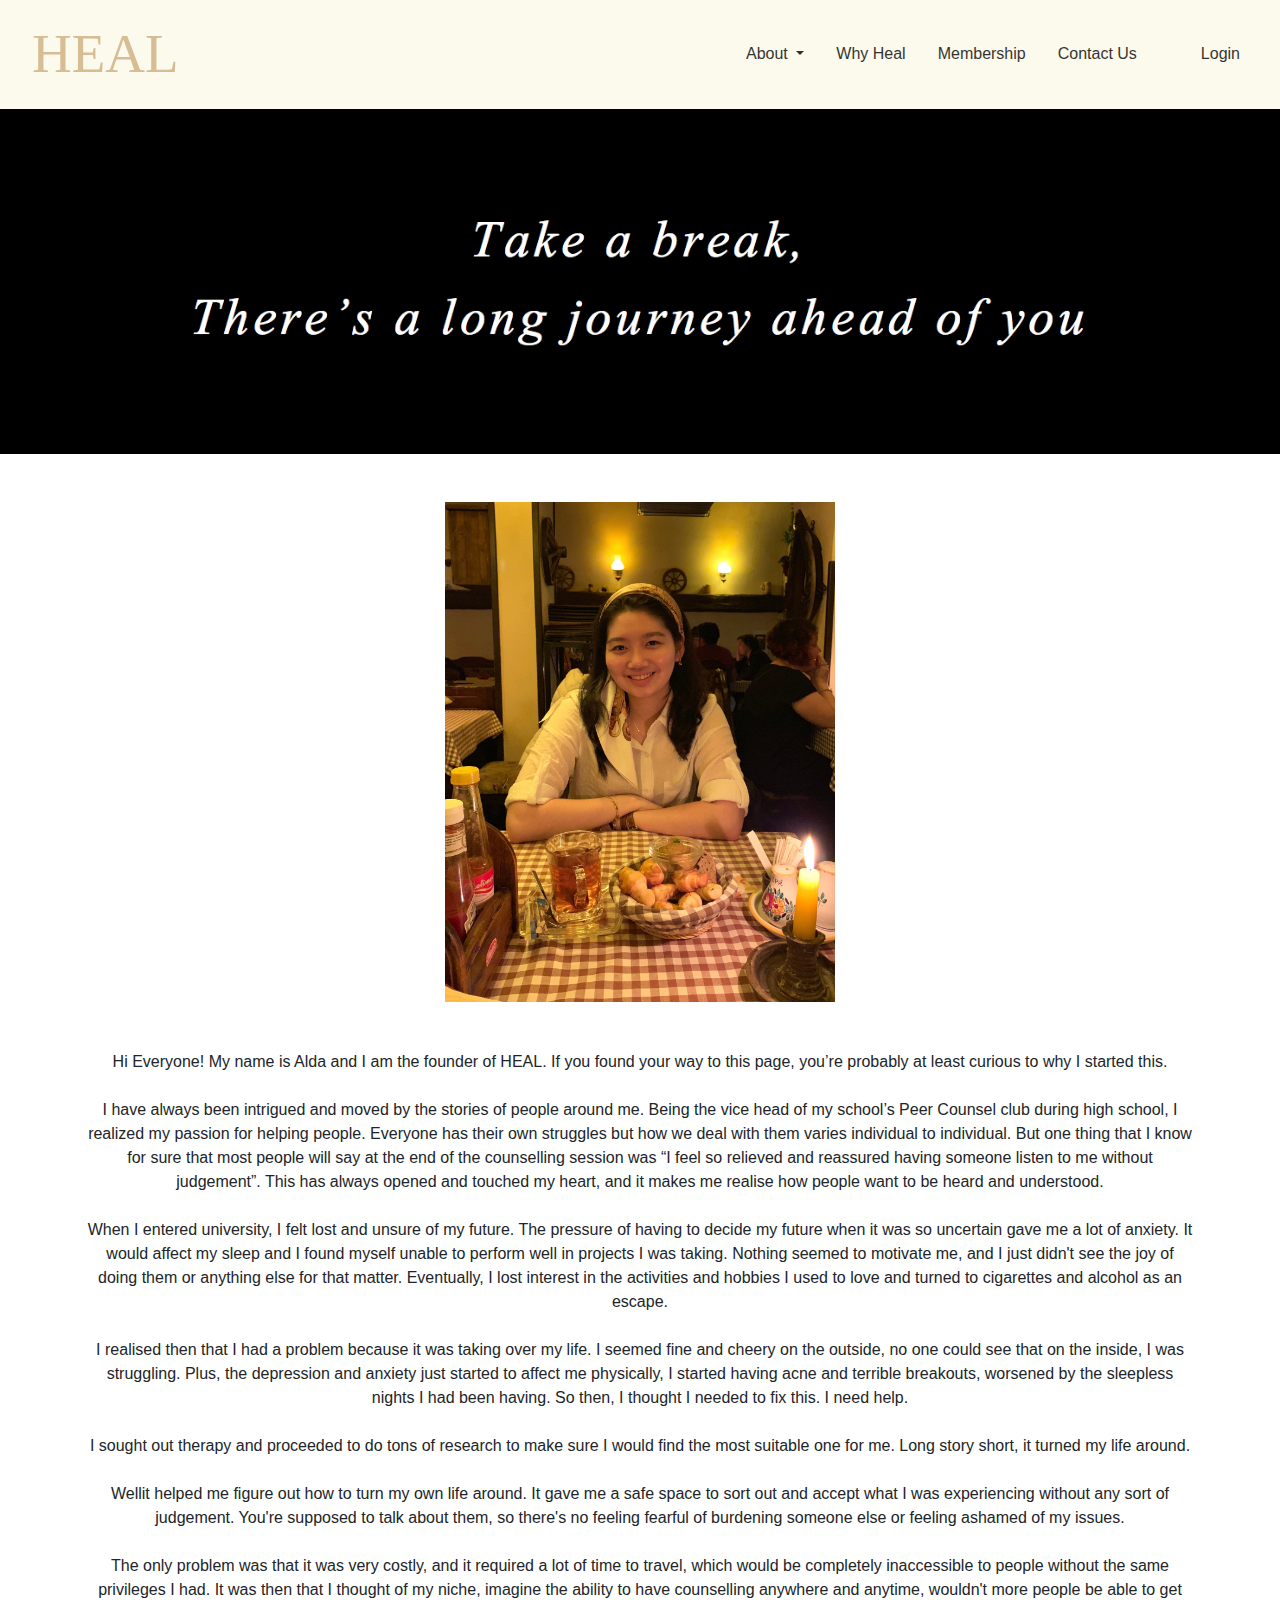
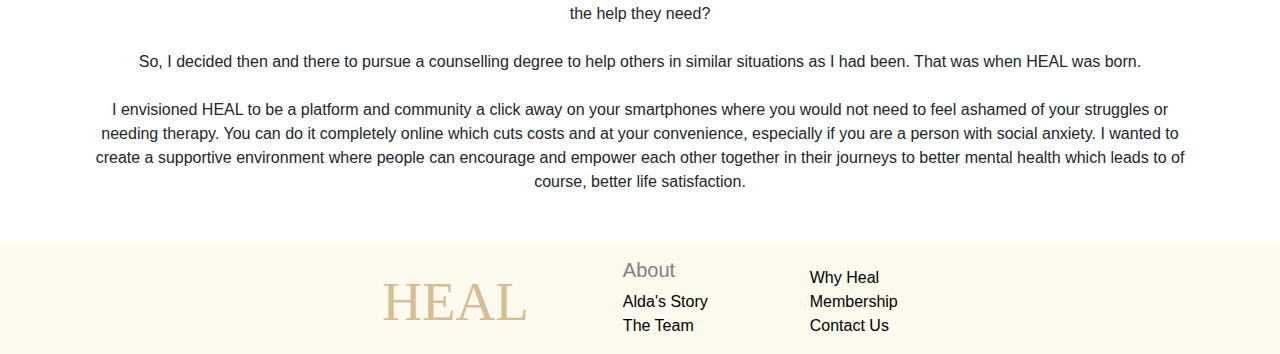
<file: alda_story/aldastory.html>
<!doctype html>
<html lang="en">
  <head>
    <!-- Required meta tags -->
    <meta charset="utf-8">
    <meta name="viewport" content="width=device-width, initial-scale=1, shrink-to-fit=no">

    <!-- Bootstrap CSS -->
    <link rel="stylesheet" href="https://stackpath.bootstrapcdn.com/bootstrap/4.5.2/css/bootstrap.min.css" integrity="sha384-JcKb8q3iqJ61gNV9KGb8thSsNjpSL0n8PARn9HuZOnIxN0hoP+VmmDGMN5t9UJ0Z" crossorigin="anonymous">

    <!-- Personal CSS -->
    <link rel="stylesheet" href="./aldastory.css" type="text/css">

    <title> HEAL </title>
  </head>
  <body>

    <nav class="navbar navbar-expand-lg navbar-light">
      <a class="navbar-brand ml-lg-3" href="../index.html"> HEAL </a> 
      <button class="navbar-toggler" type="button" data-toggle="collapse" data-target="#navbarNavDropdown" aria-controls="navbarNavDropdown" aria-expanded="false" aria-label="Toggle navigation">
        <span class="navbar-toggler-icon"></span>
      </button>
      
      <div class="collapse navbar-collapse" id="navbarNavDropdown"  >
        <ul class="navbar-nav ml-auto">
          <li class="nav-item dropdown ml-auto">
              <a class="nav-link dropdown-toggle mr-lg-3" href="#" id="navbarDropdownMenuLink" role="button" data-toggle="dropdown" aria-haspopup="true" aria-expanded="false">
                About
              </a>
              <div class="dropdown-menu ml-auto" aria-labelledby="navbarDropdownMenuLink">
                <a class="dropdown-item" href="../alda_story/aldastory.html">Alda's Story</a>
                <a class="dropdown-item" href="../the_team/team.html">The Team</a>   
              </div>
              <li class="nav-item ml-auto">
                  <a class="nav-link mr-lg-3" href="../why_heal/whyheal.html">Why Heal</a>
              </li> 
              <li class="nav-item ml-auto">
                  <a class="nav-link mr-lg-3" href="../membership/membership.html"> Membership </a>
              </li>
              <li class="nav-item active ml-auto">
                <a class="nav-link mr-lg-5" href="../contact_us/contact.html">Contact Us <span class="sr-only">(current)</span></a>
              </li>
              <li class="nav-item active ml-auto">
                  <a class="nav-link mr-lg-3" href="../login/login.html">Login <span class="sr-only">(current)</span></a>
              </li>
          </li>
        </ul>
      </div>
    </nav>

    
        <section class="section1">

            <img src="../images/quote.png" class="img-fluid" alt="Responsive image">

        </section>
    
    <div class="container">
        
        <section class="section2"> 
                
                <div class="my-image my-5 mx-4 d-flex justify-content-center">
                    <img src="../images/aldas.JPG" class="img-fluid" alt="Responsive image">
                </div>
                
                <p class="my-story text-center mx-5 mx-sm-0">
                Hi Everyone! My name is Alda and I am the founder of HEAL. 
                If you found your way to this page, you’re probably at least curious to why I started this. <br> <br>

                I have always been intrigued and moved by the stories of people around me. 
                Being the vice head of my school’s Peer Counsel club during high school, I realized my passion for helping people. 
                Everyone has their own struggles but how we deal with them varies individual to individual. 
                But one thing that I know for sure that most people will say at the end of the counselling session was 
                “I feel so relieved and reassured having someone listen to me without judgement”. 
                This has always opened and touched my heart, and it makes me realise how people want to be heard and understood. <br><br>

                When I entered university, I felt lost and unsure of my future. 
                The pressure of having to decide my future when it was so uncertain gave me a lot of anxiety. 
                It would affect my sleep and I found myself unable to perform well in projects I was taking. 
                Nothing seemed to motivate me, and I just didn't see the joy of doing them or anything else for that matter. 
                Eventually, I lost interest in the activities and hobbies I used to love and turned to cigarettes and alcohol as an escape. <br><br>
                
                I realised then that I had a problem because it was taking over my life. 
                I seemed fine and cheery on the outside, no one could see that on the inside, I was struggling.
                Plus, the depression and anxiety just started to affect me physically, 
                I started having acne and terrible breakouts, worsened by the sleepless nights I had been having.
                So then, I thought I needed to fix this. I need help. <br><br>

                I sought out therapy and proceeded to do tons of research to make sure I would find the most suitable one for me. 
                Long story short, it turned my life around. <br><br>
                
                Wellit helped me figure out how to turn my own life around.
                It gave me a safe space to sort out and accept what I was experiencing without any sort of judgement. 
                You're supposed to talk about them, so there's no feeling fearful of burdening someone else or feeling ashamed of my issues.
                
                <br><br> The only problem was that it was very costly, and it required a lot of time to travel, 
                which would be completely inaccessible to people without the same privileges I had.
                It was then that I thought of my niche, imagine the ability to have counselling anywhere and anytime, 
                wouldn't more people be able to get the help they need? <br> <br>

                So, I decided then and there to pursue a counselling degree to help others in similar situations as I had been. 
                That was when HEAL was born. <br><br>
                
                I envisioned HEAL to be a platform and community a click away on your smartphones 
                where you would not need to feel ashamed of your struggles or needing therapy. 
                You can do it completely online which cuts costs and at your convenience, especially if you are a person with social anxiety. 
                I wanted to create a supportive environment where people can encourage and 
                empower each other together in their journeys to better mental health which leads to of course, better life satisfaction.

                </p>
        </section>
    </div>

    <div class="footer mt-5 d-flex d-sm-none justify-content-center pt-3">
      
      <div class="row">
       
         <div class="col-auto d-flex align-items-center mr-1">
           <a href="../index.html"> <h1>HEAL</h1> </a>
          </div>
         
          <div class="col-auto">
             <h5>About</h5>
               <ul class="list-unstyled">
                   <li>
                      <a class="footer-link" href="../alda_story/aldastory.html">
                         Alda's Story
                      </a>
                   </li>
                   <li>
                      <a class="footer-link" href="../the_team/team.html">
                         The Team 
                      </a>
                   </li>
               </ul>
          </div>
               
           <div class="col-auto">
             <ul class="list-unstyled">
               <li class="links mt-2">
                 <a class="footer-link" href="../why_heal/whyheal.html">
                   Why Heal
                 </a>
               </li>
               <li>
                 <a class="footer-link" href="../membership/membership.html">
                   Membership
                 </a>
               </li>
               <li>
                <a class="footer-link" href="../contact_us/contact.html">
                  Contact Us
                </a>
              </li>
             </ul> 
           </div>

       </div>
      </div>

      <div class="footer mt-5 d-sm-flex d-none justify-content-center pt-3">
     
       <div class="row">
        
          <div class="col-auto d-flex align-items-center mr-5">
            <a href="../index.html"> <h1>HEAL</h1> </a>
           </div>
          
           <div class="col-auto mr-5 ml-3">
              <h5>About</h5>
                <ul class="list-unstyled">
                    <li>
                       <a class="footer-link" href="../alda_story/aldastory.html">
                          Alda's Story
                       </a>
                    </li>
                    <li>
                       <a class="footer-link" href="../the_team/team.html">
                          The Team 
                       </a>
                    </li>
                </ul>
           </div>
                
            <div class="col-auto ml-4">
              <ul class="list-unstyled">
                <li class="links mt-2">
                  <a class="footer-link" href="../why_heal/whyheal.html">
                    Why Heal
                  </a>
                </li>
                <li>
                  <a class="footer-link" href="../membership/membership.html">
                    Membership
                  </a>
                </li>
                <li>
                  <a class="footer-link" href="../contact_us/contact.html">
                    Contact Us
                  </a>
                </li>
              </ul> 
            </div>
              
        </div>
       </div>

    <!-- Optional JavaScript -->
    <!-- jQuery first, then Popper.js, then Bootstrap JS -->
    <script src="https://code.jquery.com/jquery-3.5.1.slim.min.js" integrity="sha384-DfXdz2htPH0lsSSs5nCTpuj/zy4C+OGpamoFVy38MVBnE+IbbVYUew+OrCXaRkfj" crossorigin="anonymous"></script>
    <script src="https://cdn.jsdelivr.net/npm/popper.js@1.16.1/dist/umd/popper.min.js" integrity="sha384-9/reFTGAW83EW2RDu2S0VKaIzap3H66lZH81PoYlFhbGU+6BZp6G7niu735Sk7lN" crossorigin="anonymous"></script>
    <script src="https://stackpath.bootstrapcdn.com/bootstrap/4.5.2/js/bootstrap.min.js" integrity="sha384-B4gt1jrGC7Jh4AgTPSdUtOBvfO8shuf57BaghqFfPlYxofvL8/KUEfYiJOMMV+rV" crossorigin="anonymous"></script>
  </body>
</html>
</file>
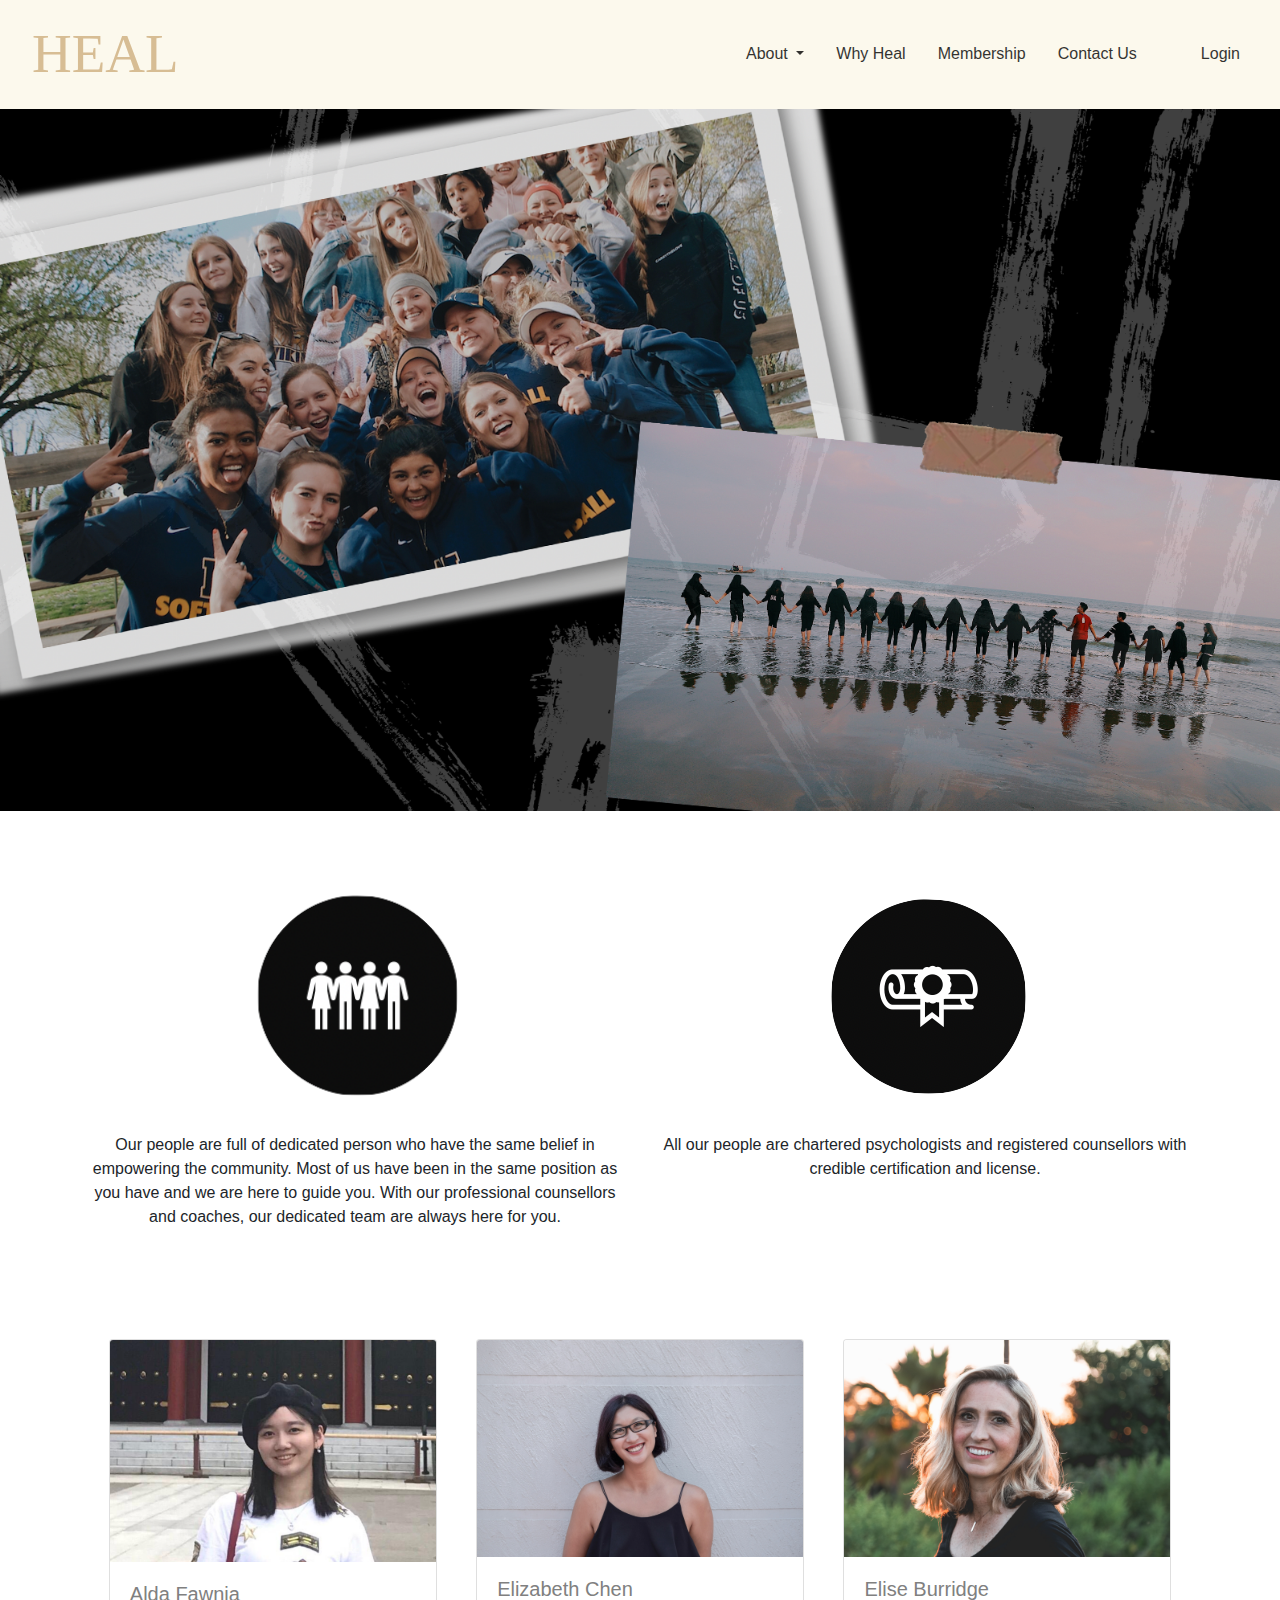
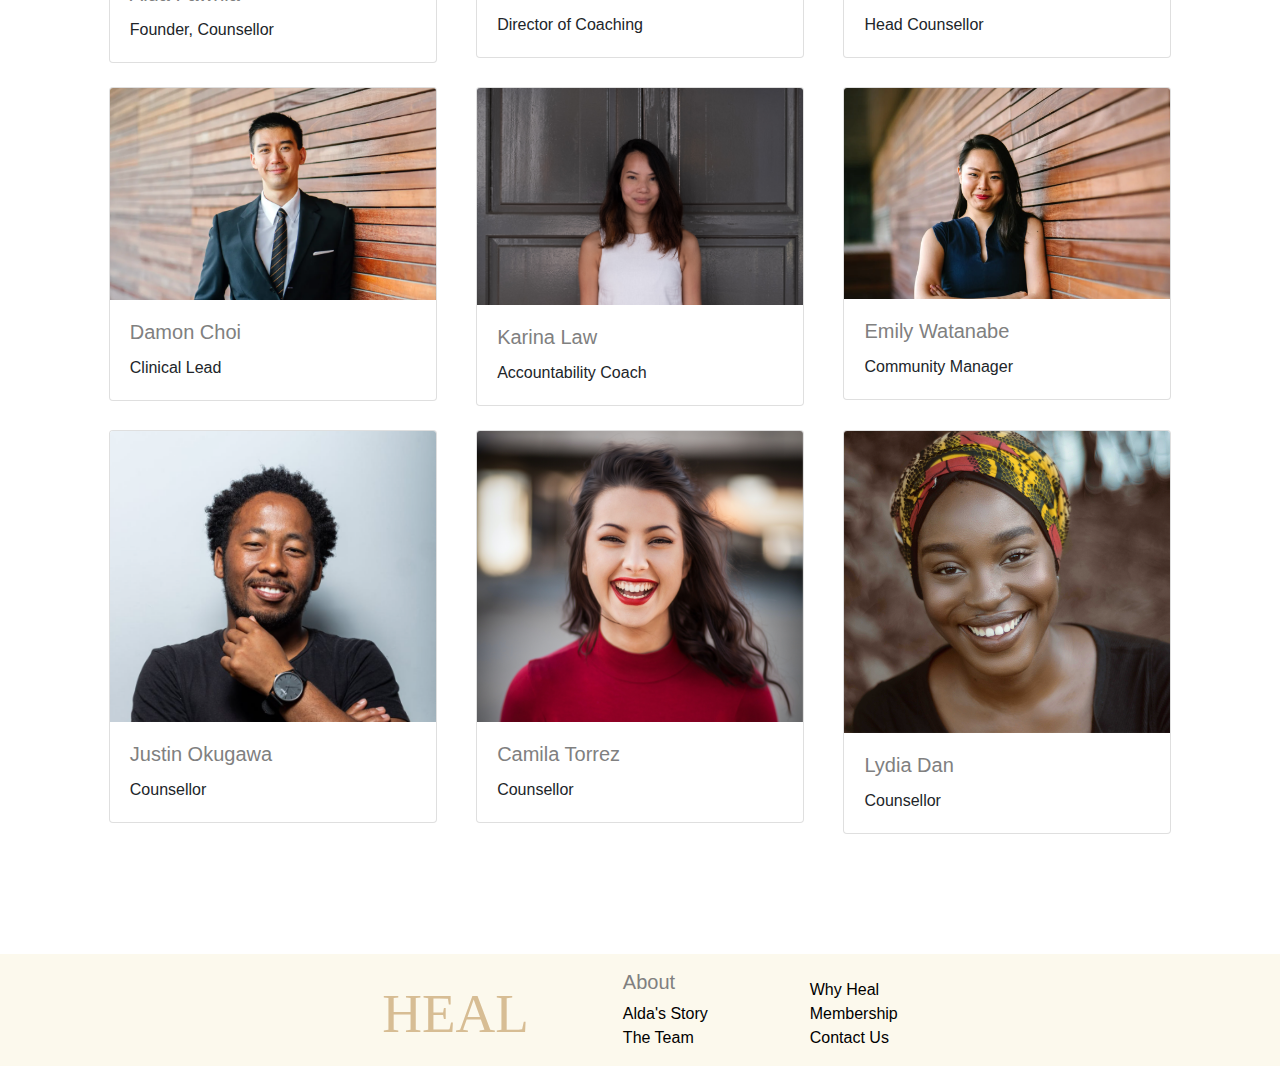
<file: the_team/team.html>
<!doctype html>
<html lang="en">
  <head>
    <!-- Required meta tags -->
    <meta charset="utf-8">
    <meta name="viewport" content="width=device-width, initial-scale=1, shrink-to-fit=no">

    <!-- Bootstrap CSS -->
    <link rel="stylesheet" href="https://stackpath.bootstrapcdn.com/bootstrap/4.5.2/css/bootstrap.min.css" integrity="sha384-JcKb8q3iqJ61gNV9KGb8thSsNjpSL0n8PARn9HuZOnIxN0hoP+VmmDGMN5t9UJ0Z" crossorigin="anonymous">

    <!-- Personal CSS -->
    <link rel="stylesheet" href="./team.css" type="text/css">

    <title> HEAL </title>
  </head>
  <body>
    
    <nav class="navbar navbar-expand-lg navbar-light">
      <a class="navbar-brand ml-lg-3" href="../index.html"> HEAL </a> 
      <button class="navbar-toggler" type="button" data-toggle="collapse" data-target="#navbarNavDropdown" aria-controls="navbarNavDropdown" aria-expanded="false" aria-label="Toggle navigation">
        <span class="navbar-toggler-icon"></span>
      </button>
      
      <div class="collapse navbar-collapse" id="navbarNavDropdown"  >
        <ul class="navbar-nav ml-auto">
          <li class="nav-item dropdown ml-auto">
              <a class="nav-link dropdown-toggle mr-lg-3" href="#" id="navbarDropdownMenuLink" role="button" data-toggle="dropdown" aria-haspopup="true" aria-expanded="false">
                About
              </a>
              <div class="dropdown-menu ml-auto" aria-labelledby="navbarDropdownMenuLink">
                <a class="dropdown-item" href="../alda_story/aldastory.html">Alda's Story</a>
                <a class="dropdown-item" href="../the_team/team.html">The Team</a>   
              </div>
              <li class="nav-item ml-auto">
                  <a class="nav-link mr-lg-3" href="../why_heal/whyheal.html">Why Heal</a>
              </li> 
              <li class="nav-item ml-auto">
                  <a class="nav-link mr-lg-3" href="../membership/membership.html"> Membership </a>
              </li>
              <li class="nav-item active ml-auto">
                <a class="nav-link mr-lg-5" href="../contact_us/contact.html">Contact Us <span class="sr-only">(current)</span></a>
              </li>
              <li class="nav-item active ml-auto">
                  <a class="nav-link mr-lg-3" href="../login/login.html">Login <span class="sr-only">(current)</span></a>
              </li>
          </li>
        </ul>
      </div>
    </nav>

    <section class ="section1">
        <img src="../images/team-pic.png" class="img-fluid" alt="Responsive image">   
    </section>

    <div class="container">

        <section class="section2 d-flex align-items-center">
                <div class="row">
                  <div class="col d-flex justify-content-center my-3 my-sm-4">
                    <img src="../images/symbol-team.png" alt="community symbol" class="img-fluid">
                  </div>
                  <div class="col d-flex justify-content-center my-3 my-sm-4">
                    <img src="../images/symbol-certificate.png" alt="certificate symbol" class="img-fluid certificate-symbol">
                  </div>
                  <div class="w-100"></div>
                  <div class="col text-center">
                    <p> Our people are full of dedicated person who have the same belief in empowering the community. 
                        Most of us have been in the same position as you have and we are here to guide you. 
                        With our professional counsellors and coaches, our dedicated team are always here for you. 
                    </p>
                  </div>
                  <div class="col text-center">
                    <p> All our people are chartered psychologists and registered counsellors with credible certification and license.
                    </p>
                  </div>
                </div>
        </section>

        <section class ="section3 d-flex justify-column flex-wrap justify-content-center">

            <div class="row row-cols-2 row-cols-md-3 my-5 mx-1">

                <div class="col mb-4">
                  <div class="card">
                    <img src="../images/alda-team.png" class="card-img-top" alt="...">
                    <div class="card-body">
                      <h5 class="card-title"> Alda Fawnia </h5>
                      <p class="card-text">Founder, Counsellor</p>
                    </div>
                  </div>
                </div>
                <div class="col mb-4">
                  <div class="card">
                    <img src="../images/elizabeth-chen.jpg" class="card-img-top" alt="...">
                    <div class="card-body">
                      <h5 class="card-title"> Elizabeth Chen </h5>
                      <p class="card-text">Director of Coaching</p>
                    </div>
                  </div>
                </div>
                <div class="col mb-4">
                  <div class="card">
                    <img src="../images/elise-burridge.jpg" class="card-img-top" alt="...">
                    <div class="card-body">
                      <h5 class="card-title"> Elise Burridge </h5>
                      <p class="card-text"> Head Counsellor</p>
                    </div>
                  </div>
                </div>
                <div class="col mb-4">
                  <div class="card">
                    <img src="../images/damon-choi.png" class="card-img-top" alt="...">
                    <div class="card-body">
                      <h5 class="card-title"> Damon Choi </h5>
                      <p class="card-text"> Clinical Lead </p>
                    </div>
                  </div>
                </div>
                <div class="col mb-4">
                    <div class="card">
                      <img src="../images/karina-law.jpg" class="card-img-top" alt="...">
                      <div class="card-body">
                        <h5 class="card-title"> Karina Law </h5>
                        <p class="card-text"> Accountability Coach </p>
                      </div>
                    </div>
                </div>
                <div class="col mb-4">
                    <div class="card">
                      <img src="../images/emily-watanabe.png" class="card-img-top" alt="...">
                      <div class="card-body">
                        <h5 class="card-title"> Emily Watanabe </h5>
                        <p class="card-text"> Community Manager </p>
                      </div>
                    </div>
                </div>
                <div class="col mb-4">
                    <div class="card">
                      <img src="../images/justin-okugawa.png" class="card-img-top" alt="...">
                      <div class="card-body">
                        <h5 class="card-title"> Justin Okugawa </h5>
                        <p class="card-text"> Counsellor </p>
                      </div>
                    </div>
                </div>
                <div class="col mb-4">
                    <div class="card">
                      <img src="../images/camila-torrez.png" class="card-img-top" alt="...">
                      <div class="card-body">
                        <h5 class="card-title"> Camila Torrez </h5>
                        <p class="card-text"> Counsellor </p>
                      </div>
                    </div>
                </div>
                <div class="col mb-4">
                    <div class="card">
                      <img src="../images/lydia-dan.png" class="card-img-top" alt="...">
                      <div class="card-body">
                        <h5 class="card-title"> Lydia Dan </h5>
                        <p class="card-text"> Counsellor </p>
                      </div>
                    </div>
                </div>
              
            </div>
  
        </section>
    </div>

    <div class="footer mt-5 d-flex d-sm-none justify-content-center pt-3">
      
      <div class="row">
       
         <div class="col-auto d-flex align-items-center mr-1">
           <a href="../index.html"> <h1>HEAL</h1> </a>
          </div>
         
          <div class="col-auto">
             <h5>About</h5>
               <ul class="list-unstyled">
                   <li>
                      <a class="footer-link" href="../alda_story/aldastory.html">
                         Alda's Story
                      </a>
                   </li>
                   <li>
                      <a class="footer-link" href="../the_team/team.html">
                         The Team 
                      </a>
                   </li>
               </ul>
          </div>
               
           <div class="col-auto">
             <ul class="list-unstyled">
               <li class="links mt-2">
                 <a class="footer-link" href="../why_heal/whyheal.html">
                   Why Heal
                 </a>
               </li>
               <li>
                 <a class="footer-link" href="../membership/membership.html">
                   Membership
                 </a>
               </li>
               <li>
                <a class="footer-link" href="../contact_us/contact.html">
                  Contact Us
                </a>
              </li>
             </ul> 
           </div>

       </div>
      </div>

      <div class="footer mt-5 d-sm-flex d-none justify-content-center pt-3">
     
       <div class="row">
        
          <div class="col-auto d-flex align-items-center mr-5">
            <a href="../index.html"> <h1>HEAL</h1> </a>
           </div>
          
           <div class="col-auto mr-5 ml-3">
              <h5>About</h5>
                <ul class="list-unstyled">
                    <li>
                       <a class="footer-link" href="../alda_story/aldastory.html">
                          Alda's Story
                       </a>
                    </li>
                    <li>
                       <a class="footer-link" href="../the_team/team.html">
                          The Team 
                       </a>
                    </li>
                </ul>
           </div>
                
            <div class="col-auto ml-4">
              <ul class="list-unstyled">
                <li class="links mt-2">
                  <a class="footer-link" href="../why_heal/whyheal.html">
                    Why Heal
                  </a>
                </li>
                <li>
                  <a class="footer-link" href="../membership/membership.html">
                    Membership
                  </a>
                </li>
                <li>
                  <a class="footer-link" href="../contact_us/contact.html">
                    Contact Us
                  </a>
                </li>
              </ul> 
            </div>
              
        </div>
       </div>


    <!-- Optional JavaScript -->
    <!-- jQuery first, then Popper.js, then Bootstrap JS -->
    <script src="https://code.jquery.com/jquery-3.5.1.slim.min.js" integrity="sha384-DfXdz2htPH0lsSSs5nCTpuj/zy4C+OGpamoFVy38MVBnE+IbbVYUew+OrCXaRkfj" crossorigin="anonymous"></script>
    <script src="https://cdn.jsdelivr.net/npm/popper.js@1.16.1/dist/umd/popper.min.js" integrity="sha384-9/reFTGAW83EW2RDu2S0VKaIzap3H66lZH81PoYlFhbGU+6BZp6G7niu735Sk7lN" crossorigin="anonymous"></script>
    <script src="https://stackpath.bootstrapcdn.com/bootstrap/4.5.2/js/bootstrap.min.js" integrity="sha384-B4gt1jrGC7Jh4AgTPSdUtOBvfO8shuf57BaghqFfPlYxofvL8/KUEfYiJOMMV+rV" crossorigin="anonymous"></script>
  </body>
</html>
</file>
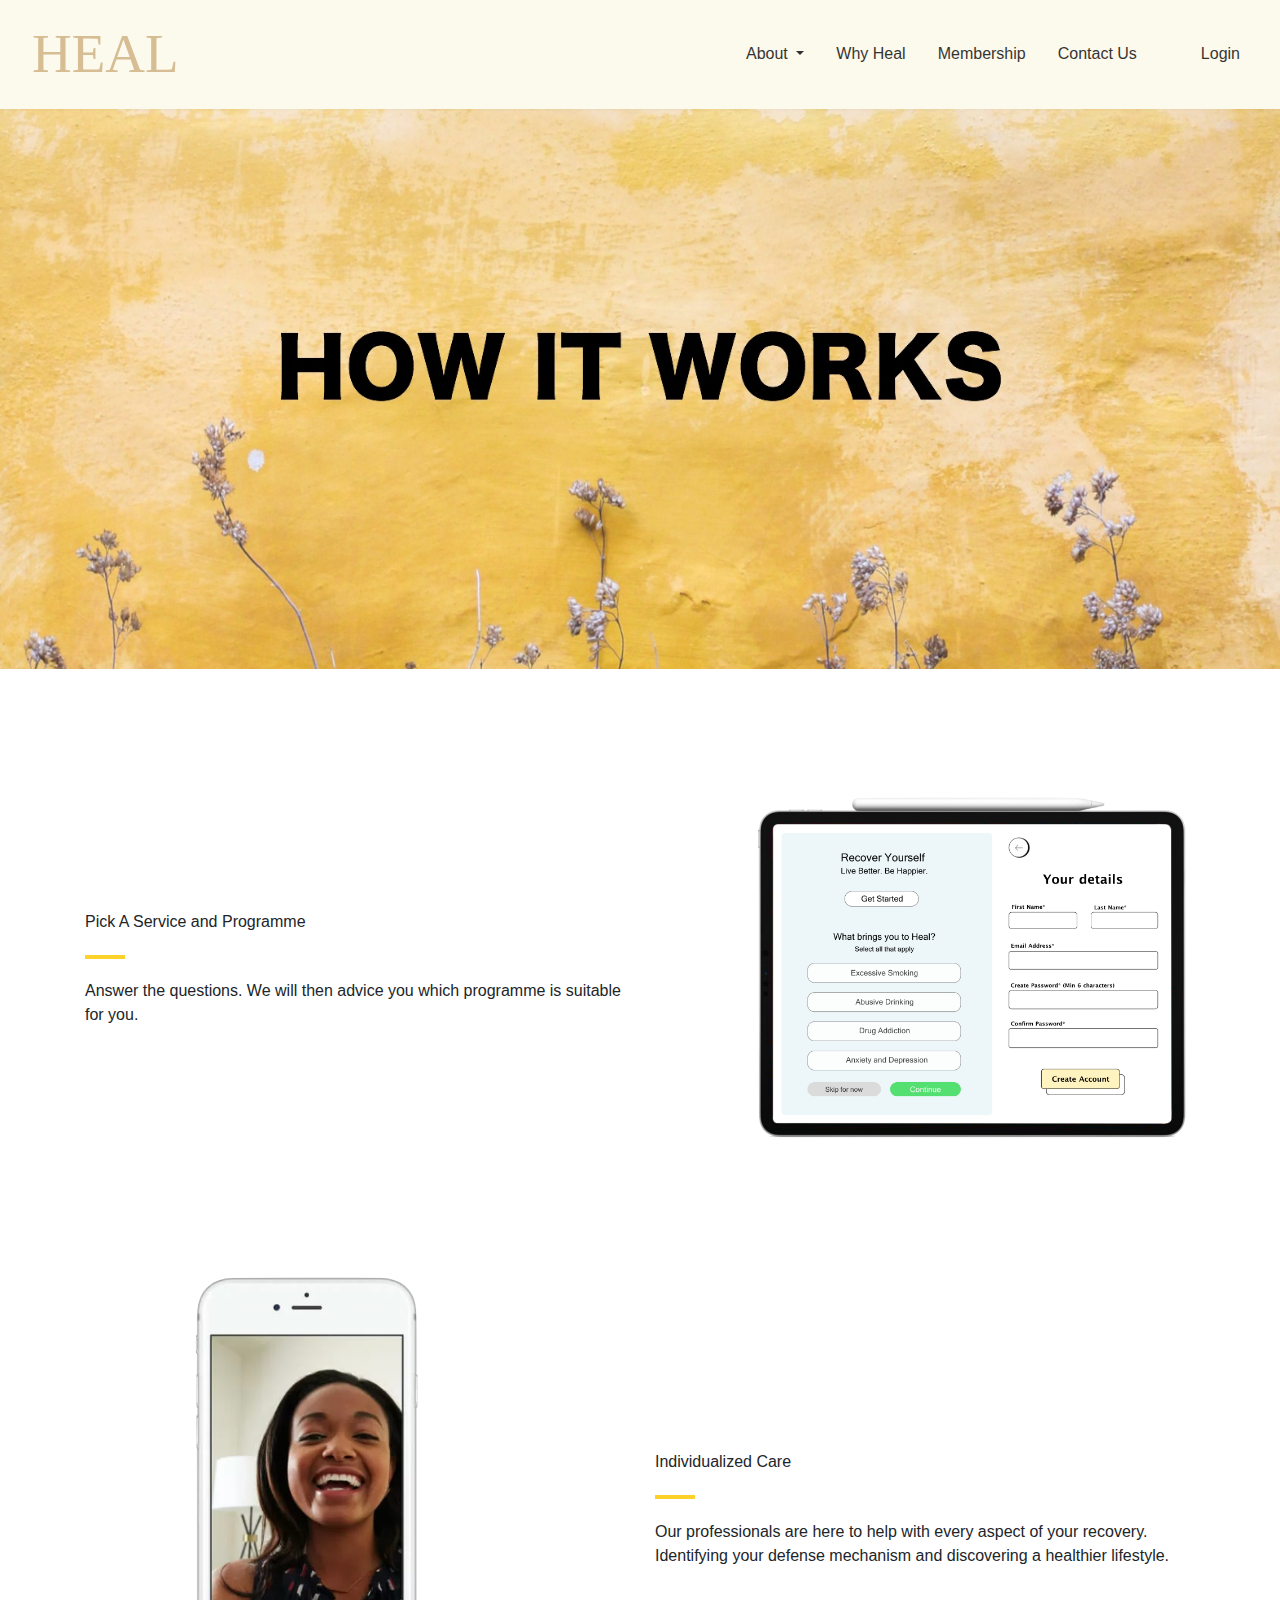
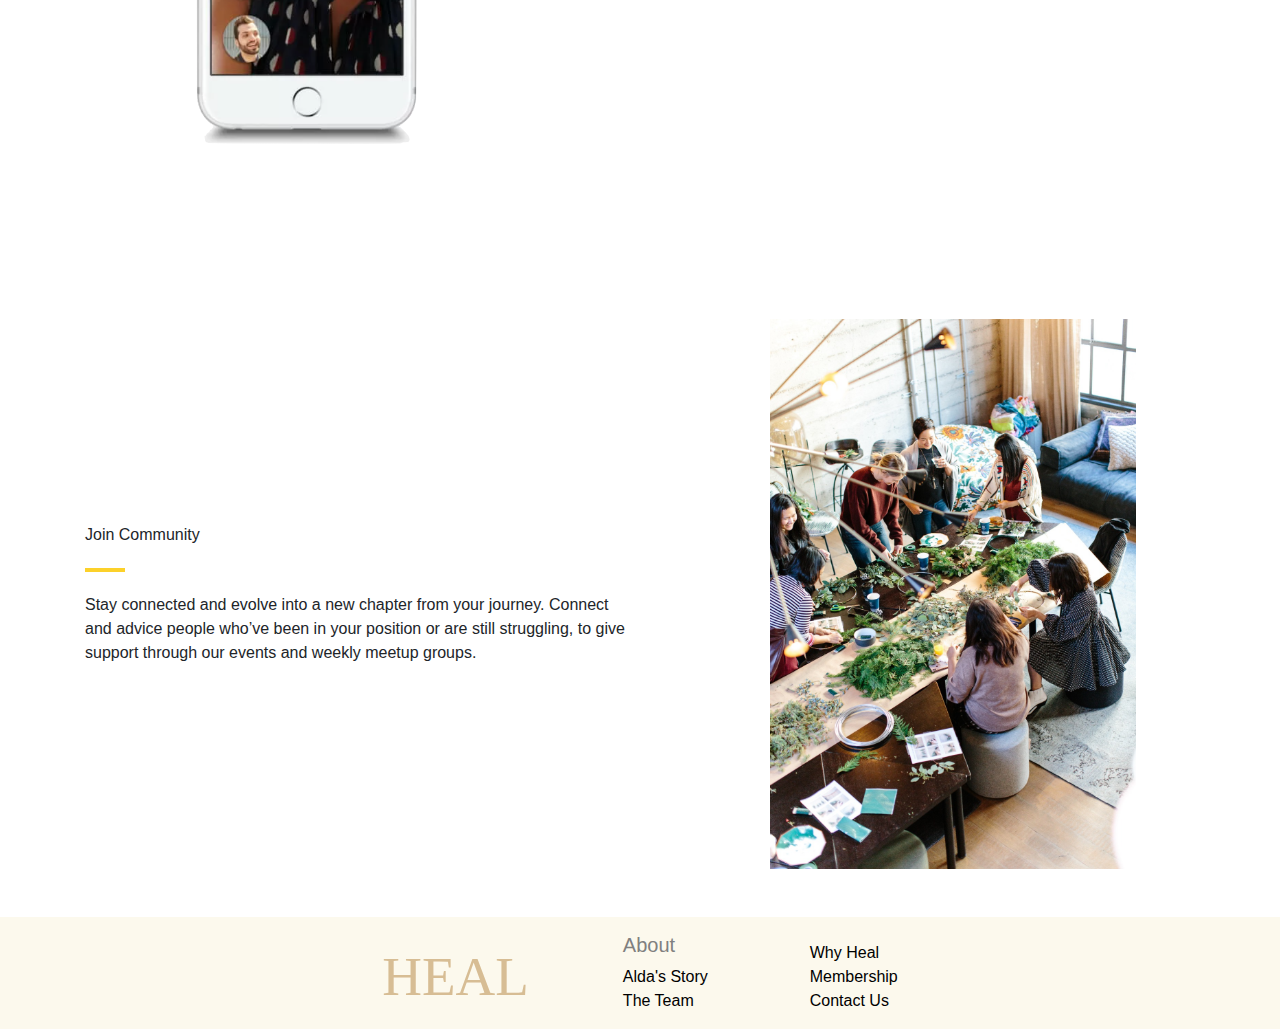
<file: why_heal/whyheal.html>
<!doctype html>
<html lang="en">
  <head>
    <!-- Required meta tags -->
    <meta charset="utf-8">
    <meta name="viewport" content="width=device-width, initial-scale=1, shrink-to-fit=no">

    <!-- Bootstrap CSS -->
    <link rel="stylesheet" href="https://stackpath.bootstrapcdn.com/bootstrap/4.5.2/css/bootstrap.min.css" integrity="sha384-JcKb8q3iqJ61gNV9KGb8thSsNjpSL0n8PARn9HuZOnIxN0hoP+VmmDGMN5t9UJ0Z" crossorigin="anonymous">

    <!-- Personal CSS -->
    <link rel="stylesheet" href="./whyheal.css" type="text/css">

    <title> HEAL </title>
  </head>
  <body>
    
    <nav class="navbar navbar-expand-lg navbar-light">
      <a class="navbar-brand ml-lg-3" href="../index.html"> HEAL </a> 
      <button class="navbar-toggler" type="button" data-toggle="collapse" data-target="#navbarNavDropdown" aria-controls="navbarNavDropdown" aria-expanded="false" aria-label="Toggle navigation">
        <span class="navbar-toggler-icon"></span>
      </button>
      
      <div class="collapse navbar-collapse" id="navbarNavDropdown"  >
        <ul class="navbar-nav ml-auto">
          <li class="nav-item dropdown ml-auto">
              <a class="nav-link dropdown-toggle mr-lg-3" href="#" id="navbarDropdownMenuLink" role="button" data-toggle="dropdown" aria-haspopup="true" aria-expanded="false">
                About
              </a>
              <div class="dropdown-menu ml-auto" aria-labelledby="navbarDropdownMenuLink">
                <a class="dropdown-item" href="../alda_story/aldastory.html">Alda's Story</a>
                <a class="dropdown-item" href="../the_team/team.html">The Team</a>   
              </div>
              <li class="nav-item ml-auto">
                  <a class="nav-link mr-lg-3" href="../why_heal/whyheal.html">Why Heal</a>
              </li> 
              <li class="nav-item ml-auto">
                  <a class="nav-link mr-lg-3" href="../membership/membership.html"> Membership </a>
              </li>
              <li class="nav-item active ml-auto">
                <a class="nav-link mr-lg-5" href="../contact_us/contact.html">Contact Us <span class="sr-only">(current)</span></a>
              </li>
              <li class="nav-item active ml-auto">
                  <a class="nav-link mr-lg-3" href="../login/login.html">Login <span class="sr-only">(current)</span></a>
              </li>
          </li>
        </ul>
      </div>
  </nav>

    <section class="section1">
      <img src="../images/how-it-works.jpeg" class="img-fluid" alt="Responsive image">
    </section>

    <div class="container">
    <section class="section2 d-flex justify-content-center align-items-center">
      
        <div class="row con2 text-left">
          
          <div class="col-md-6 d-flex flex-column justify-content-center content2">
            <p>Pick A Service and Programme</p>

            <div class="line line-short"></div>
            
            <p>
              Answer the questions. We will then advice you which programme is suitable for you. 
            </p>
          </div>

          <div class="col-md-1">
          </div>
          
          <div class="col-md-5">
            <img src="../images/details.png" class="img-fluid" alt="...">
            
          </div>
        </div>
      
    
    </section>

    <section class="section3 my-5 my-md-0">
      
        <div class="row con3 d-flex align-items-center">
          
          <div class="col-md-5 vidcall">
            <img src="../images/vidcall.png" class="img-fluid" alt="..." >
          </div>

          <div class="col-md-1">
          </div>
          
          <div class="col-md-6 content3">
            <p> Individualized Care </p> 

            <div class="line line-short"></div>

            <p>
              Our professionals are here to help with every aspect of your recovery. 
              Identifying your defense mechanism and discovering a healthier lifestyle. 
            </p>
                     
          </div>
        </div>

      </section>

      <section class="section4">

        <div class="row con4 d-flex align-items-center">
          
          <div class="col-md-6 content4">
            <p> Join Community </p> 

            <div class="line line-short"></div>

            <p>
              Stay connected and evolve into a new chapter from your journey. 
              Connect and advice people who’ve been in your position or are still struggling, 
              to give support through our events and weekly meetup groups.

            </p>            
          </div>

          <div class="col-md-1">
          </div>
          
          <div class="col-md-5 join-community">
            <img src="../images/join-community.jpeg" class="img-fluid" alt="..." >    
          </div>
        </div>

      </section>
    
    </div>

    <div class="footer mt-5 d-flex d-sm-none justify-content-center pt-3">
      
      <div class="row">
       
         <div class="col-auto d-flex align-items-center mr-1">
           <a href="../index.html"> <h1>HEAL</h1> </a>
          </div>
         
          <div class="col-auto">
             <h5>About</h5>
               <ul class="list-unstyled">
                   <li>
                      <a class="footer-link" href="../alda_story/aldastory.html">
                         Alda's Story
                      </a>
                   </li>
                   <li>
                      <a class="footer-link" href="../the_team/team.html">
                         The Team 
                      </a>
                   </li>
               </ul>
          </div>
               
           <div class="col-auto">
             <ul class="list-unstyled">
               <li class="links mt-2">
                 <a class="footer-link" href="../why_heal/whyheal.html">
                   Why Heal
                 </a>
               </li>
               <li>
                 <a class="footer-link" href="../membership/membership.html">
                   Membership
                 </a>
               </li>
               <li>
                <a class="footer-link" href="../contact_us/contact.html">
                  Contact Us
                </a>
              </li>
             </ul> 
           </div>

       </div>
      </div>

      <div class="footer mt-5 d-sm-flex d-none justify-content-center pt-3">
     
       <div class="row">
        
          <div class="col-auto d-flex align-items-center mr-5">
            <a href="../index.html"> <h1>HEAL</h1> </a>
           </div>
          
           <div class="col-auto mr-5 ml-3">
              <h5>About</h5>
                <ul class="list-unstyled">
                    <li>
                       <a class="footer-link" href="../alda_story/aldastory.html">
                          Alda's Story
                       </a>
                    </li>
                    <li>
                       <a class="footer-link" href="../the_team/team.html">
                          The Team 
                       </a>
                    </li>
                </ul>
           </div>
                
            <div class="col-auto ml-4">
              <ul class="list-unstyled">
                <li class="links mt-2">
                  <a class="footer-link" href="../why_heal/whyheal.html">
                    Why Heal
                  </a>
                </li>
                <li>
                  <a class="footer-link" href="../membership/membership.html">
                    Membership
                  </a>
                </li>
                <li>
                  <a class="footer-link" href="../contact_us/contact.html">
                    Contact Us
                  </a>
                </li>
              </ul> 
            </div>
              
        </div>
       </div>
    
    <!-- Optional JavaScript -->
    <!-- jQuery first, then Popper.js, then Bootstrap JS -->
    <script src="https://code.jquery.com/jquery-3.5.1.slim.min.js" integrity="sha384-DfXdz2htPH0lsSSs5nCTpuj/zy4C+OGpamoFVy38MVBnE+IbbVYUew+OrCXaRkfj" crossorigin="anonymous"></script>
    <script src="https://cdn.jsdelivr.net/npm/popper.js@1.16.1/dist/umd/popper.min.js" integrity="sha384-9/reFTGAW83EW2RDu2S0VKaIzap3H66lZH81PoYlFhbGU+6BZp6G7niu735Sk7lN" crossorigin="anonymous"></script>
    <script src="https://stackpath.bootstrapcdn.com/bootstrap/4.5.2/js/bootstrap.min.js" integrity="sha384-B4gt1jrGC7Jh4AgTPSdUtOBvfO8shuf57BaghqFfPlYxofvL8/KUEfYiJOMMV+rV" crossorigin="anonymous"></script>
  </body>
</html>
</file>
<file: frontpage.css>
.navbar-light {
    background-color: #fcf9ed!important;
}

/* change the link color */
.navbar-light .navbar-nav .nav-link{
    color: black !important;
    opacity: 0.8;
}

.navbar-light .nav-item:hover .nav-link{
    color: #ac900d!important;
} 

.navbar-brand {
    font-family: 'ZCOOL XiaoWei', serif;
    font-size: 55px;
    color: #d7bd94!important;
}
.navbar-brand:hover {
    color: black!important;
}

.navbar-toggler-icon {
    background-image: url("./images/icon-menu.png")!important;
}

.jumbotron {
    background-image: url("images/calm-ocean.png");
    background-size: cover;
    /* height:500px; */
    height:90vh;
    margin: 0;
}

.lead {
    color: white; 
    font-size: 23px;
}


.section2 {
    height: 600px;
    background: rgb(255,255,255);
    background: linear-gradient(90deg, rgba(255,255,255,1) 35%, rgba(254,252,246,1) 68%, rgba(252,249,237,1) 100%);
}

.left-text {
    padding-left: 25px;
    padding-right: 35px;
    color: black;
}

.papa-box1 {
    height:60px;
    margin-top: 30px;
    margin-left: -5px;
}

.box {
    height:60px;
    width:210px;
    border-radius:5px;
    display:flex;
    justify-content: end;
    align-items: center;
}

.cta1 {
    text-decoration:none;
    color:white;
}

.cta1:hover {
    text-decoration:none;
    color:white;
}

.btn-top {
    background-color: #d7bd94;
    border: 1px solid black;
    position: relative;
    top: 0px;
    left: 0px;
    z-index: 1;
    transition-duration: 0.2s;
}

.btn-top:hover {
    top: 7px;
    left: 7px;
    background-color: #875c36;
}

.btn-btm {
    border: 1px solid black;
    position: relative;
    top: -50px;
    left: 10px;
    z-index: 0;
}

.col-vid {
    display:flex;
    align-items: center;
}

.section3 {
    height: 480px;
}

.papa-box2 {
    /* height:60px; */
    margin-top: 50px;
}

.cta2 { 
    text-decoration: none;
    color: black;
}

.cta2:hover {
    text-decoration: none;
    color:black;
}

.btn-top2 {
    background-color: #fae29c;
    border: 1px solid black;
    position: relative;
    top: 0px;
    left: 0px;
    z-index: 1;
    transition-duration: 0.2s;
}

.btn-top2:hover {
    top: 7px;
    left: 7px;
    background-color:#eedc9a;
}

.btn-btm2 {
    border: 1px solid black;
    position: relative;
    top: -50px;
    left: 10px;
    z-index: 0;
}

.footer {
    background-color:#fcf9ed;
}

.footer-link{
    color: black;
}

a:hover {
    color: #ac900d;
    text-decoration: none;
}

h1 {
    font-family: 'ZCOOL XiaoWei', serif;
    font-size: 55px;
    color: #d7bd94;
}

h1:hover {
    color: black;
}

h5 {
    color: grey;
}

h2 {
    font-family: 'ZCOOL XiaoWei', serif;
    font-size: 55px;
    color: #d7bd94;
}
</file>
<file: aldastory.css>
.navbar-light {
    background-color: #fcf9ed!important;
}

/* change the link color */
.navbar-light .navbar-nav .nav-link{
    color: black !important;
    opacity: 0.8;
}

.navbar-light .nav-item:hover .nav-link{
    color: #ac900d!important;
} 

.navbar-brand {
    font-family: 'ZCOOL XiaoWei', serif;
    font-size: 55px;
    color: #d7bd94!important;
}
.navbar-brand:hover {
    color: black!important;
}
.navbar-toggler-icon {
    background-image: url("./images/icon-menu.png")!important;
}

.my-image img{
    height:500px;
}

.footer {
    background-color:#fcf9ed;
}

.footer-link{
    color: black;
}

a:hover {
    color: #ac900d;
    text-decoration: none;
}

h1 {
    font-family: 'ZCOOL XiaoWei', serif;
    font-size: 55px;
    color: #d7bd94;
}

h1:hover {
    color: black;
}

h5 {
    color: grey;
}
</file>
<file: membership.css>
.navbar-light {
    background-color: #fcf9ed!important;
}

/* change the link color */
.navbar-light .navbar-nav .nav-link{
    color: black !important;
    opacity: 0.8;
}

.navbar-light .nav-item:hover .nav-link{
    color: #ac900d!important;
} 

.navbar-brand {
    font-family: 'ZCOOL XiaoWei', serif;
    font-size: 55px;
    color: #d7bd94!important;
}
.navbar-brand:hover {
    color: black!important;
}
.navbar-toggler-icon {
    background-image: url("./images/icon-menu.png")!important;
}

.section2  {
    margin: 30px 0 0 0;
    /* height: 780px; */
}

.footer {
    background-color:#fcf9ed;
}

.footer-link{
    color: black;
}

a:hover {
    color: #ac900d;
    text-decoration: none;
}

h1 {
    font-family: 'ZCOOL XiaoWei', serif;
    font-size: 55px;
    color: #d7bd94;
}

h1:hover {
    color: black;
}

h5 {
    color: grey;
}
</file>
<file: team.css>
.navbar-light {
    background-color: #fcf9ed!important;
}

/* change the link color */
.navbar-light .navbar-nav .nav-link{
    color: black !important;
    opacity: 0.8;
}

.navbar-light .nav-item:hover .nav-link{
    color: #ac900d!important;
} 

.navbar-brand {
    font-family: 'ZCOOL XiaoWei', serif;
    font-size: 55px;
    color: #d7bd94!important;
}
.navbar-brand:hover {
    color: black!important;
}
.navbar-toggler-icon {
    background-image: url("./images/icon-menu.png")!important;
}

.card{
    margin: 0 0.3em 0 0.3em;
}

.section2 {
    height:480px;
}

.footer {
    background-color:#fcf9ed;
}

.footer-link{
    color: black;
}

a:hover {
    color: #ac900d;
    text-decoration: none;
}

h1 {
    font-family: 'ZCOOL XiaoWei', serif;
    font-size: 55px;
    color: #d7bd94;
}

h1:hover {
    color: black;
}

h5 {
    color: grey;
}
</file>
<file: alda_story/aldastory.css>
.navbar-light {
    background-color: #fcf9ed!important;
}

/* change the link color */
.navbar-light .navbar-nav .nav-link{
    color: black !important;
    opacity: 0.8;
}

.navbar-light .nav-item:hover .nav-link{
    color: #ac900d!important;
} 

.navbar-brand {
    font-family: 'ZCOOL XiaoWei', serif;
    font-size: 55px;
    color: #d7bd94!important;
}
.navbar-brand:hover {
    color: black!important;
}
.navbar-toggler-icon {
    background-image: url("../images/icon-menu.png")!important;
}

.my-image img{
    height:500px;
}

.footer {
    background-color:#fcf9ed;
}

.footer-link{
    color: black;
}

a:hover {
    color: #ac900d;
    text-decoration: none;
}

h1 {
    font-family: 'ZCOOL XiaoWei', serif;
    font-size: 55px;
    color: #d7bd94;
}

h1:hover {
    color: black;
}

h5 {
    color: grey;
}
</file>
<file: the_team/team.css>
.navbar-light {
    background-color: #fcf9ed!important;
}

/* change the link color */
.navbar-light .navbar-nav .nav-link{
    color: black !important;
    opacity: 0.8;
}

.navbar-light .nav-item:hover .nav-link{
    color: #ac900d!important;
} 

.navbar-brand {
    font-family: 'ZCOOL XiaoWei', serif;
    font-size: 55px;
    color: #d7bd94!important;
}
.navbar-brand:hover {
    color: black!important;
}
.navbar-toggler-icon {
    background-image: url("../images/icon-menu.png")!important;
}

.card{
    margin: 0 0.3em 0 0.3em;
}

.section2 {
    height:480px;
}

.footer {
    background-color:#fcf9ed;
}

.footer-link{
    color: black;
}

a:hover {
    color: #ac900d;
    text-decoration: none;
}

h1 {
    font-family: 'ZCOOL XiaoWei', serif;
    font-size: 55px;
    color: #d7bd94;
}

h1:hover {
    color: black;
}

h5 {
    color: grey;
}
</file>
<file: why_heal/whyheal.css>
.navbar-light {
    background-color: #fcf9ed!important;
}

/* change the link color */
.navbar-light .navbar-nav .nav-link{
    color: black !important;
    opacity: 0.8;
}

.navbar-light .nav-item:hover .nav-link{
    color: #ac900d!important;
} 

.navbar-brand {
    font-family: 'ZCOOL XiaoWei', serif;
    font-size: 55px;
    color: #d7bd94!important;
}
.navbar-brand:hover {
    color: black!important;
}
.navbar-toggler-icon {
    background-image: url("../images/icon-menu.png")!important;
}

.content2> p{
    margin: 1.3em 0 1.3em 0;
}

.section2 {
    height: 600px;
}

.line{
    border-bottom:4px solid #fcd12a ;
}

.line-short{
    width:40px;
}

.section3 {
    height: 650px;
}

.content3 > p {
    margin: 1.3em 0 1.3em 0;
}

.vidcall img {
    height: 480px;
    margin: 0 0 0 100px;
}

/* .section4 {
    height: 650px;
} */

.content4 > p {
    margin: 1.3em 0 1.3em 0;
}

.join-community img {
    height: 550px;
    margin: 0 0 0 20px;
}

.footer {
    background-color:#fcf9ed;
}

.footer-link{
    color: black;
}

a:hover {
    color: #ac900d;
    text-decoration: none;
}

h1 {
    font-family: 'ZCOOL XiaoWei', serif;
    font-size: 55px;
    color: #d7bd94;
}

h1:hover {
    color: black;
}

h5 {
    color: grey;
}
</file>
